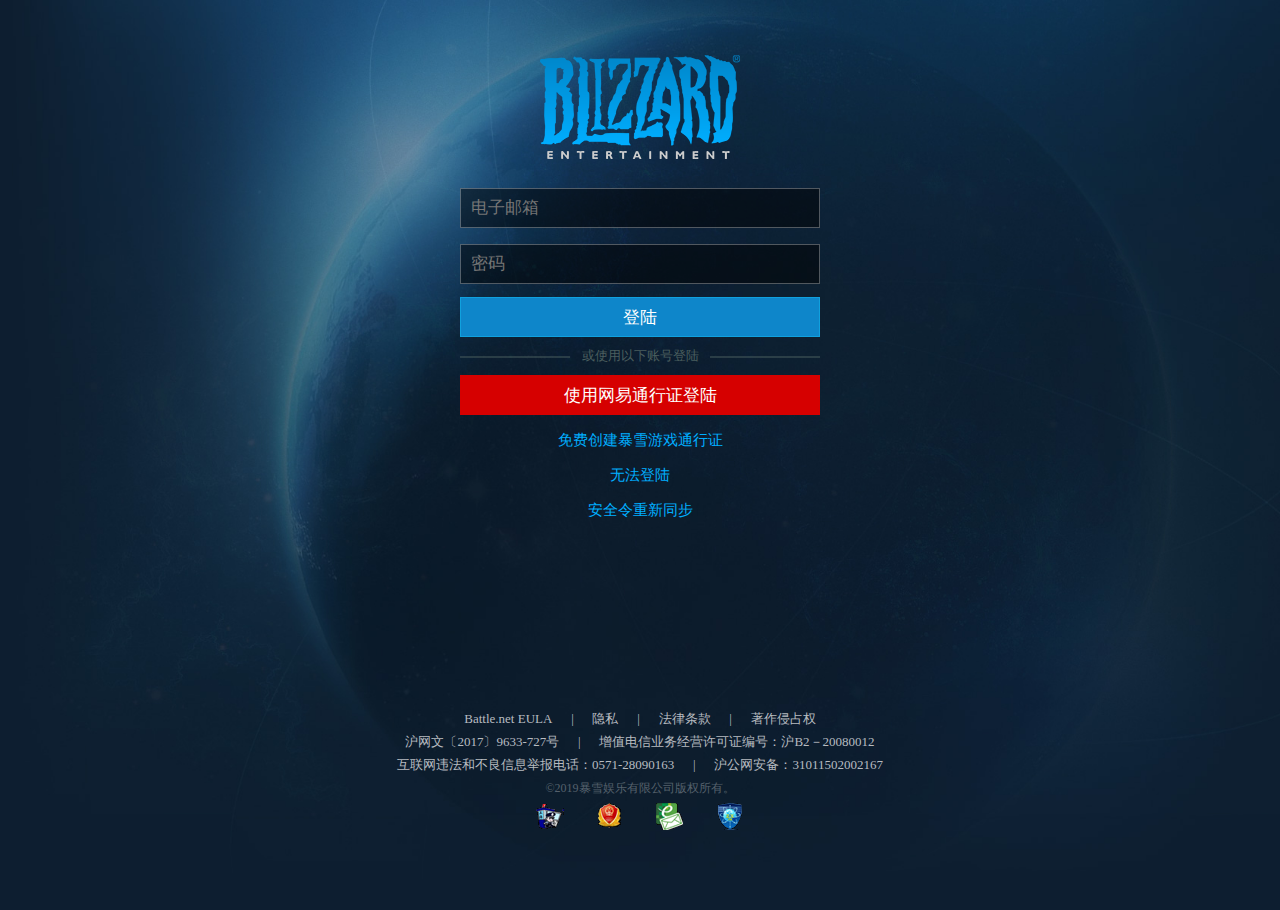
<file: public/login.html>
<!DOCTYPE html>
<html lang="en" dir="ltr">
  <head>
    <meta charset="utf-8">
    <title></title>
    <link rel="stylesheet" href="css/user.css">
    <link rel="icon" href="img/login/overwatch_icon.ico">
  </head>
  <body>
    <div class="login">
      <table></table>
      <div class="logo"></div>
      <div class="input">
        <div class="uname">
          <input id="email" type="text" name="email" value="" title="电子邮箱" class="input-login" placeholder="电子邮箱">
        </div>
        <div class="upwd">
          <input id="upwd" type="password" name="uname" value="" title="密码" class="input-login" placeholder="密码">
        </div>
        <div class="button">
          <button type="button" name="button" class="login-btn" onclick="login()">登陆</button>
        </div>
        <div class="party-line">
          <span>或使用以下账号登陆</span>
        </div>
        <div class="button">
          <button type="button" name="button" class="wy-btn">使用网易通行证登陆</button>
        </div>
        <ul>
          <li>
            <a href="register.html">免费创建暴雪游戏通行证</a>
          </li>
          <li>
            <a href="#">无法登陆</a>
          </li>
          <li>
            <a href="#">安全令重新同步</a>
          </li>
        </ul>
      </div>
    </div>
    <div class="footer">
      <div class="flist">
        <ul>
          <li><a href="#">Battle.net EULA</a></li>
          <li>|</li>
          <li><a href="#">隐私</a></li>
          <li>|</li>
          <li><a href="#">法律条款</a></li>
          <li>|</li>
          <li><a href="#">著作侵占权</a></li>
        </ul>
        <ul>
          <li><a href="#">沪网文〔2017〕9633-727号</a></li>
          <li>|</li>
          <li><a href="#">增值电信业务经营许可证编号：沪B2－20080012</a></li>
        </ul>
        <ul>
          <li><a href="#">互联网违法和不良信息举报电话：0571-28090163</a></li>
          <li>|</li>
          <li><a href="#">沪公网安备：31011502002167</a></li>
        </ul>
        <ul>
          <li>©2019暴雪娱乐有限公司版权所有。</li>
        </ul>
        <ul>
          <li>
            <a href="#"></a>
          </li>
          <li>
            <a href="#"></a>
          </li>
          <li>
            <a href="#"></a>
          </li>
          <li>
            <a href="#"></a>
          </li>
        </ul>
      </div>
    </div>
    <script type="text/javascript">
      function login() {
        var xhr=new XMLHttpRequest();
        xhr.onreadystatechange=function(){
          if (xhr.readyState==4&&xhr.status==200) {
            var result=xhr.responseText;
            alert(result);
          }
        }
        xhr.open("post","/user/login",true);
        xhr.setRequestHeader("Content-Type","application/x-www-form-urlencoded");
        var formdata="email="+email.value+"&upwd="+upwd.value;
        console.log(formdata);
        xhr.send(formdata);
      }
    </script>
  </body>
</html>
</file>
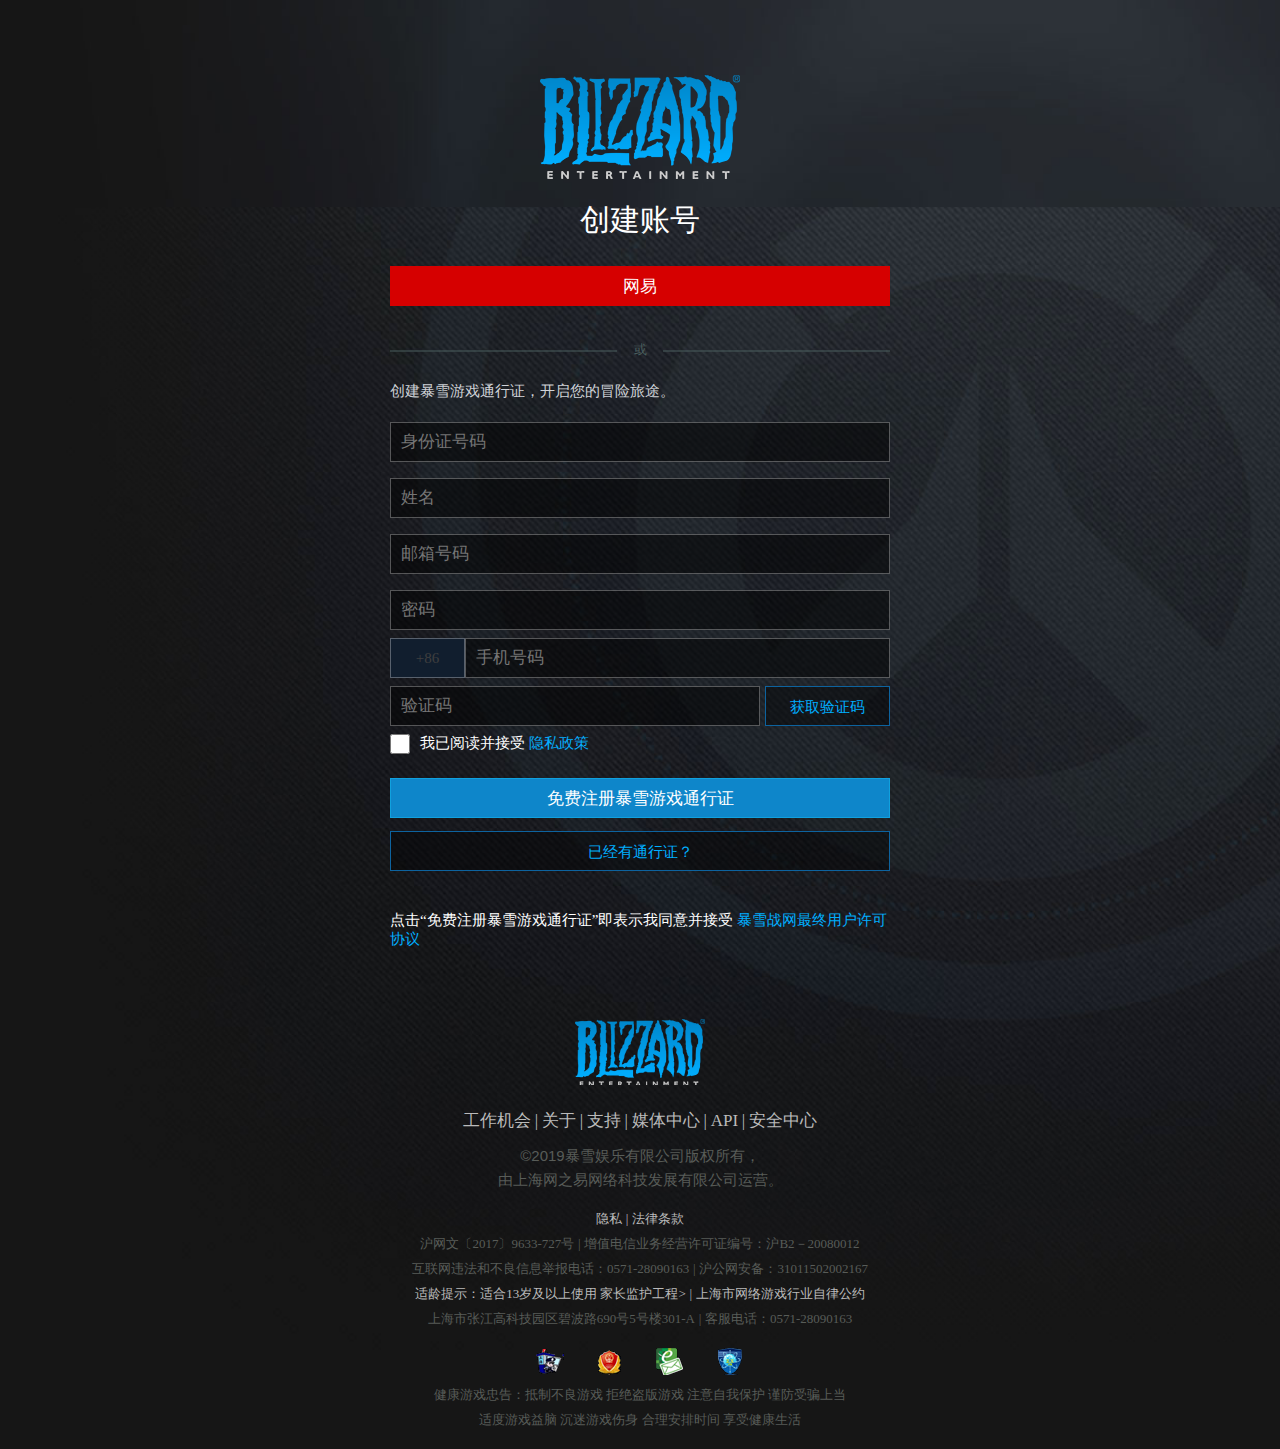
<file: public/register.html>
<!DOCTYPE html>
<html lang="en" dir="ltr">
  <head>
    <meta charset="utf-8">
    <title></title>
    <link rel="stylesheet" href="css/user.css">
      <link rel="icon" href="img/login/overwatch_icon.ico">
      <script>
          function offer(){
                  var xhr=new XMLHttpRequest();
                  xhr.open("get","/user/regedit?uid="+userId.value+"&uname="+uname.value+"&email="+email.value+"&phone="+phone.value+"&upwd="+upwd.value,true);
                  xhr.onreadystatechange=function(){
                      if (xhr.readyState==4&&xhr.status==200)
                      {
                          var result=xhr.responseText;
                          if (result==1)
                          {
                              alert("注册成功");
                          }
                      }
                  };
                  xhr.send();
              }

      </script>
      <style>
          body{
              background-color: #0d1e30;
              background-image: url(img/login/overwatch.BP.jpg) !important;
              background-repeat: no-repeat;
              background-size: cover;
              color: #fff;
              font-size: 15px;
          }
      </style>
  </head>
  <body>
    <div class="register">
      <table></table>
      <div class="logo"></div>
      <div class="register-content">
        <div class="content-header">
          <h1>创建账号</h1>
          <div class="button">
            <button type="button" name="button" class="wy-btn">网易</button>
          </div>
          <div class="party-line">
            <span>或</span>
          </div>
          <p>创建暴雪游戏通行证，开启您的冒险旅途。</p>
        </div>
        <div class="content-input">
          <div class="userId">
            <input type="text" id="userId" name="userId" title="身份证号码" class="input-register" placeholder="身份证号码">
          </div>
          <div class="name">
            <input type="text" id="uname" name="uname" title="姓名" class="input-register" placeholder="姓名">
          </div>
          <div class="email">
            <input type="text" id="email" name="email" title="邮箱号码" class="input-register" placeholder="邮箱号码">
          </div>
          <div class="upwd">
            <input type="password" id="upwd" name="upwd" title="密码" class="input-register" placeholder="密码">
          </div>
          <div class="phone">
              <div class="phone-left">
                  <div class="phone-left-1">
                      <span class="current">+86</span>
<!--                      <span class="arrow"></span>-->
                  </div>
              </div>
              <div class="phone-right">
                  <input type="text" id="phone" name="phone" title="手机号码" class="input-register" placeholder="手机号码">
              </div>

          </div>
          <div class="validate">
              <input type="text" title="验证码" class="input-register" placeholder="验证码">
          </div>
          <div class="validate-bt">
              <button type="button">获取验证码</button>
          </div>
        </div>
        <div class="conceal">
          <label>
              <input type="checkbox" class="checkbox">我已阅读并接受
              <a href="#">隐私政策</a>
          </label>
        </div>
        <div class="register-btn">
            <button class="login-btn" onclick="offer()">
                免费注册暴雪游戏通行证
            </button>
            <a href="#" class="">
                <span>已经有通行证？</span>
            </a>
        </div>
         <div class="content-footer">
             <p>
                 点击“免费注册暴雪游戏通行证”即表示我同意并接受
                 <a href="">暴雪战网最终用户许可协议</a>
             </p>
         </div>
      </div>
      <div class="register-footer">
          <div class="footer-logo">
              <a href=""></a>
          </div>
          <div class="NavBarFooter">
              <div class="footer-list-first">
                  <ul>
                      <li><a href="">工作机会</a></li>
                      <li>|</li>
                      <li><a href="">关于</a></li>
                      <li>|</li>
                      <li><a href="">支持</a></li>
                      <li>|</li>
                      <li><a href="">媒体中心</a></li>
                      <li>|</li>
                      <li><a href="">API</a></li>
                      <li>|</li>
                      <li><a href="">安全中心</a></li>
                  </ul>
              </div>
              <div class="footer-text-all">
                  <div class="footer-text">©2019暴雪娱乐有限公司版权所有，</div>
                  <div class="footer-text">由上海网之易网络科技发展有限公司运营。</div>
              </div>
              <div class="footer-list-second">
                  <ul>
                      <li><a href="">隐私</a></li>
                      <li>|</li>
                      <li><a href="">法律条款</a></li>
                  </ul>
              </div>
              <div class="footer-list-third">
                  <ul>
                      <li><a href="">沪网文〔2017〕9633-727号</a></li>
                      <li><a href="">|</a></li>
                      <li><a href="">增值电信业务经营许可证编号：沪B2－20080012</a></li>
                  </ul>
              </div>
              <div class="footer-list-third">
                  <ul>
                      <li><a href="">互联网违法和不良信息举报电话：0571-28090163</a></li>
                      <li><a href="">|</a></li>
                      <li><a href="">沪公网安备：31011502002167</a></li>
                  </ul>
              </div>
              <div class="footer-list-forth">
                  <ul>
                      <li><a href="">适龄提示：适合13岁及以上使用 家长监护工程></a></li>
                      <li><a href="">|</a></li>
                      <li><a href="">上海市网络游戏行业自律公约</a></li>
                  </ul>
              </div>
              <div class="footer-list-third">
                  <ul>
                      <li><a href="">上海市张江高科技园区碧波路690号5号楼301-A</a></li>
                      <li><a href="">|</a></li>
                      <li><a href="">客服电话：0571-28090163</a></li>
                  </ul>
              </div>
              <div class="footer-icon">
                  <ul>
                      <li><a href="#"></a></li>
                      <li><a href="#"></a></li>
                      <li><a href="#"></a></li>
                      <li><a href="#"></a></li>
                  </ul>
              </div>
              <div class="footer-list-third">
                  <ul>
                      <li><a href="">健康游戏忠告：抵制不良游戏 拒绝盗版游戏 注意自我保护 谨防受骗上当</a></li>
                  </ul>
              </div>
              <div class="footer-list-third">
                  <ul>
                      <li><a href="">适度游戏益脑 沉迷游戏伤身 合理安排时间 享受健康生活</a></li>
                  </ul>
              </div>
          </div>
      </div>
    </div>
  </body>
</html>
</file>
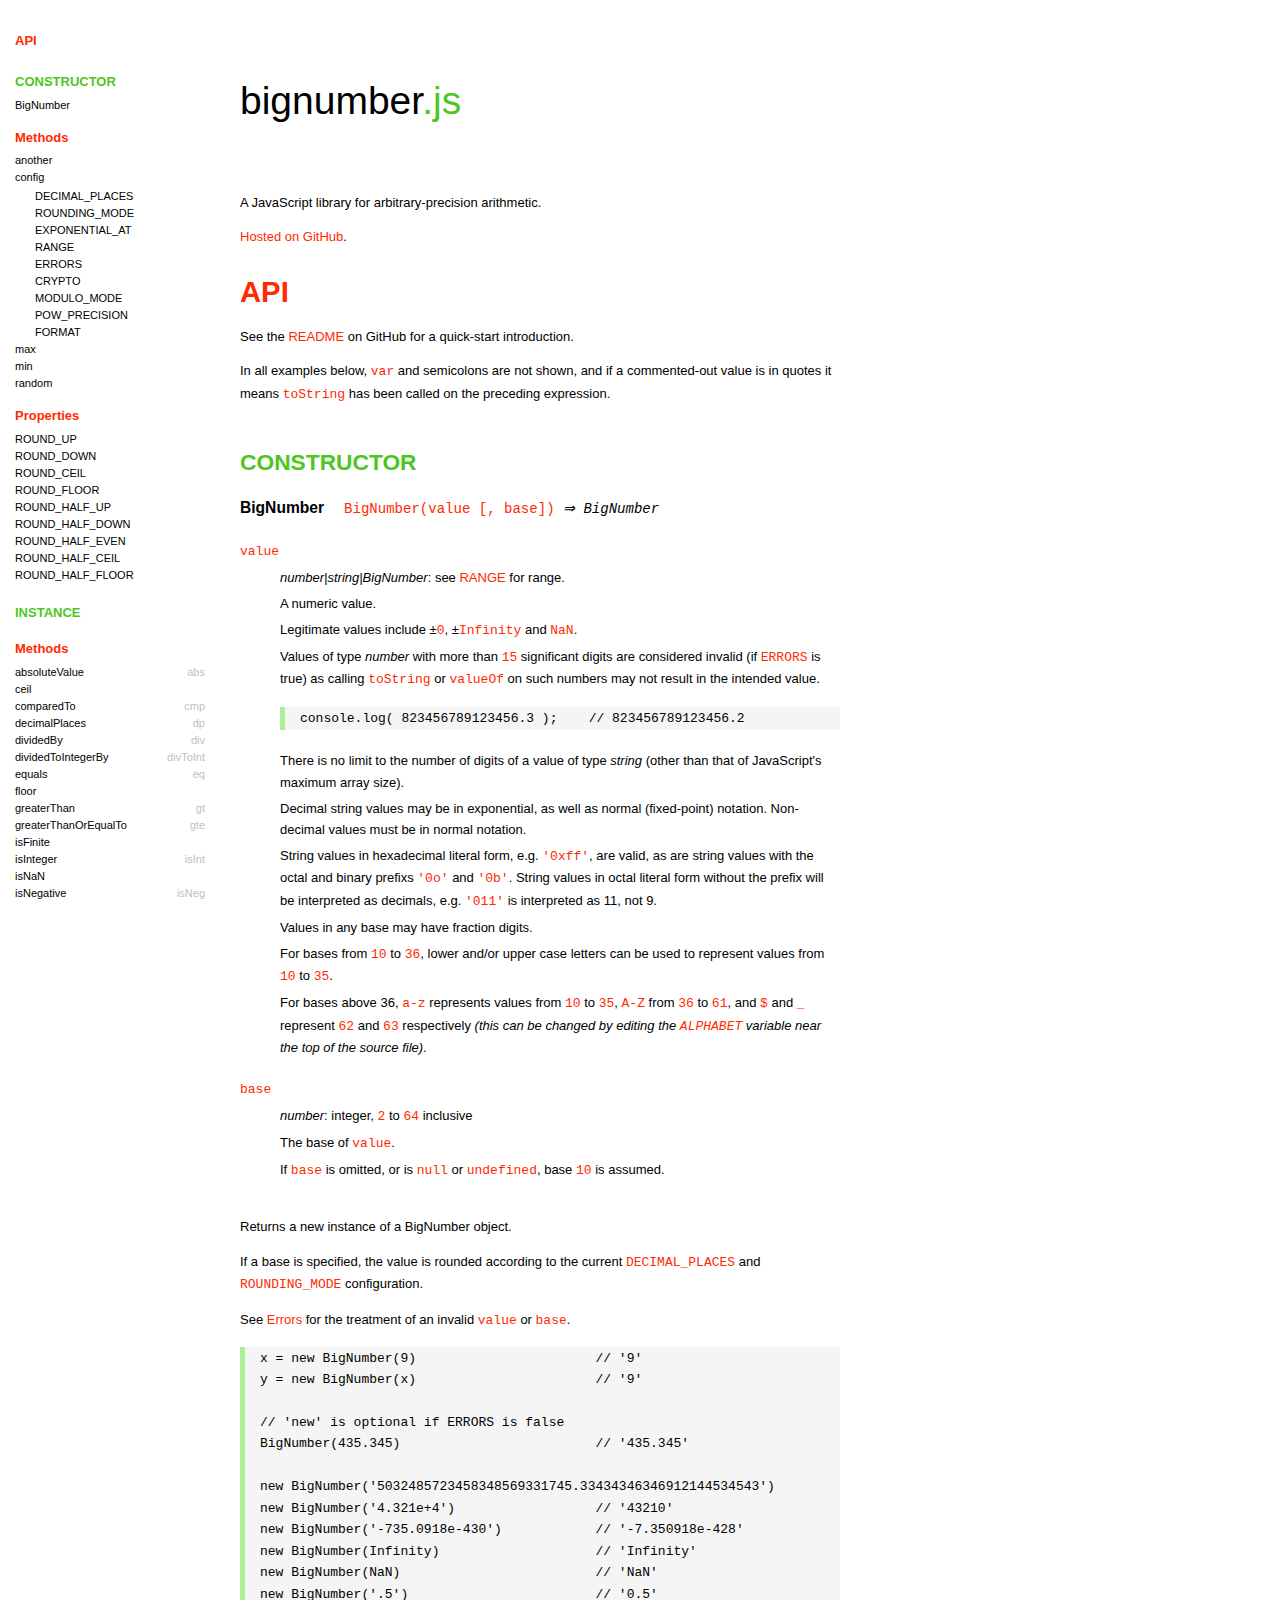
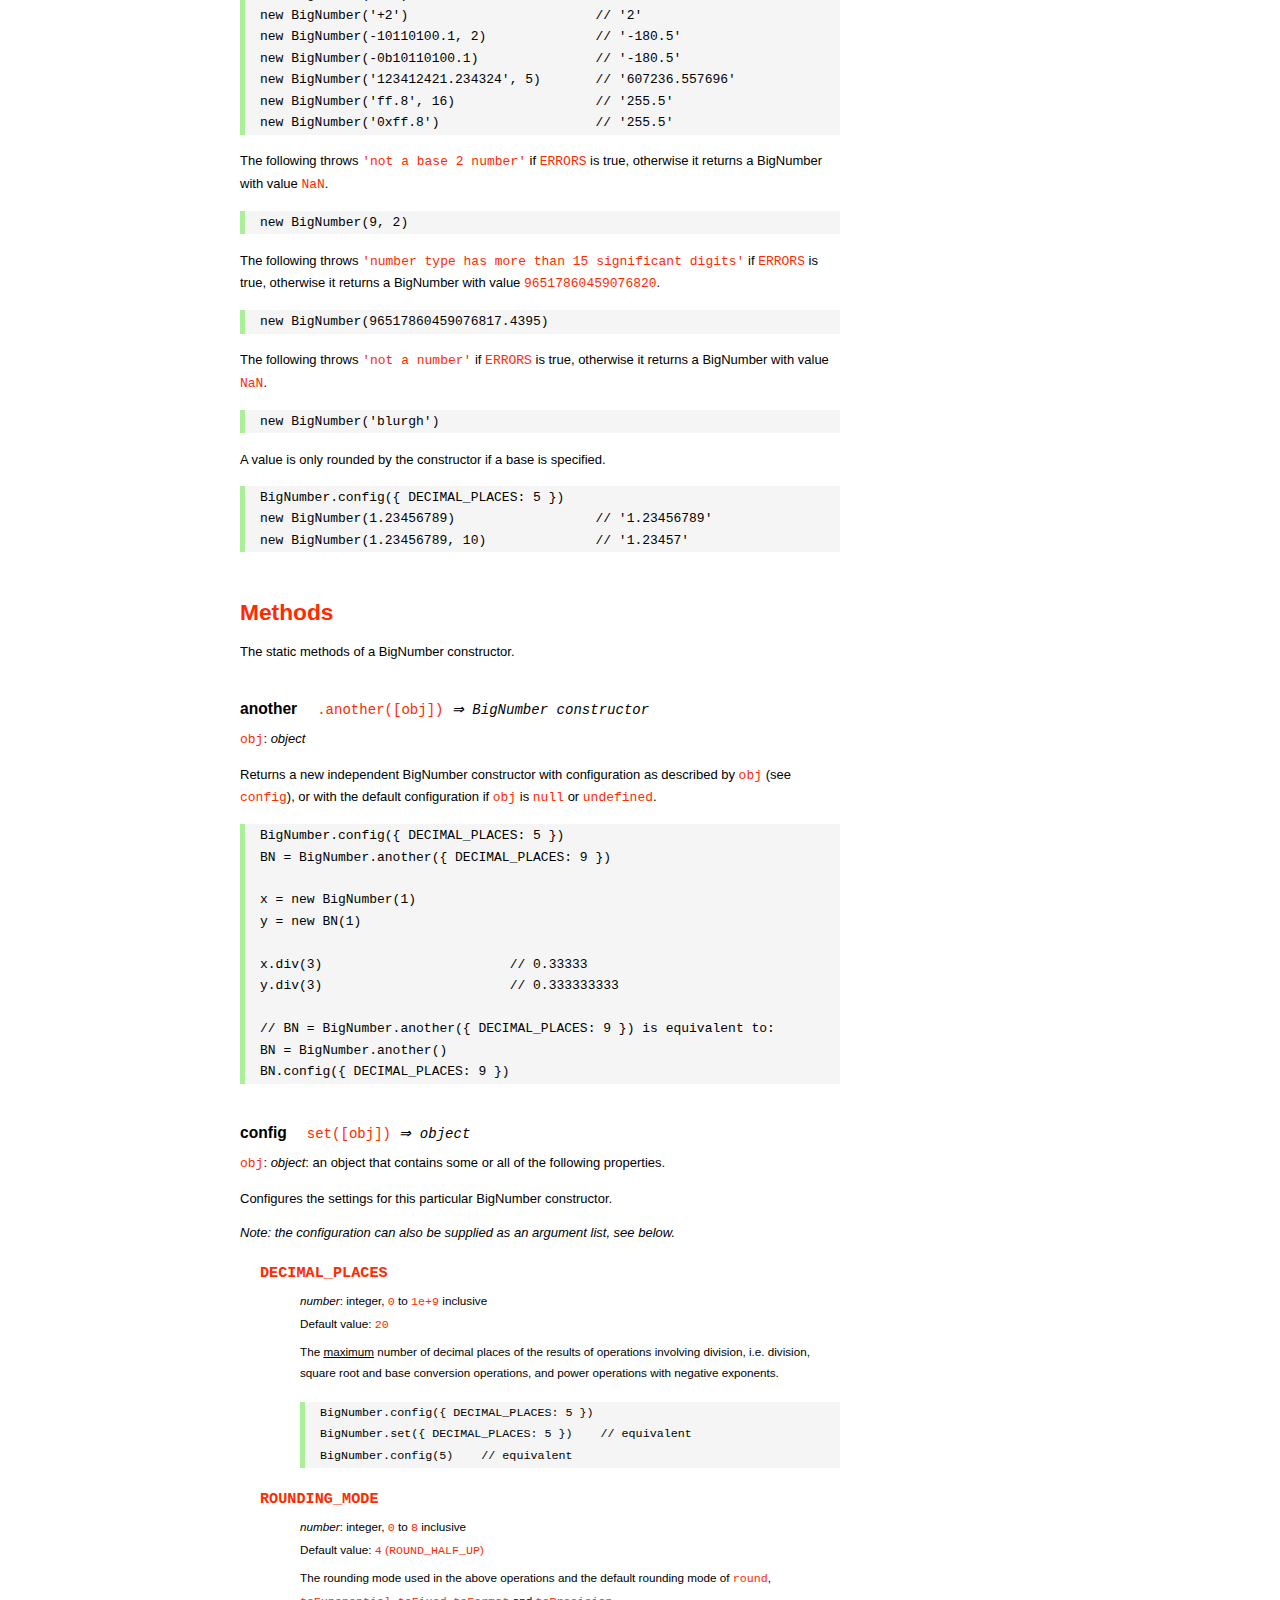
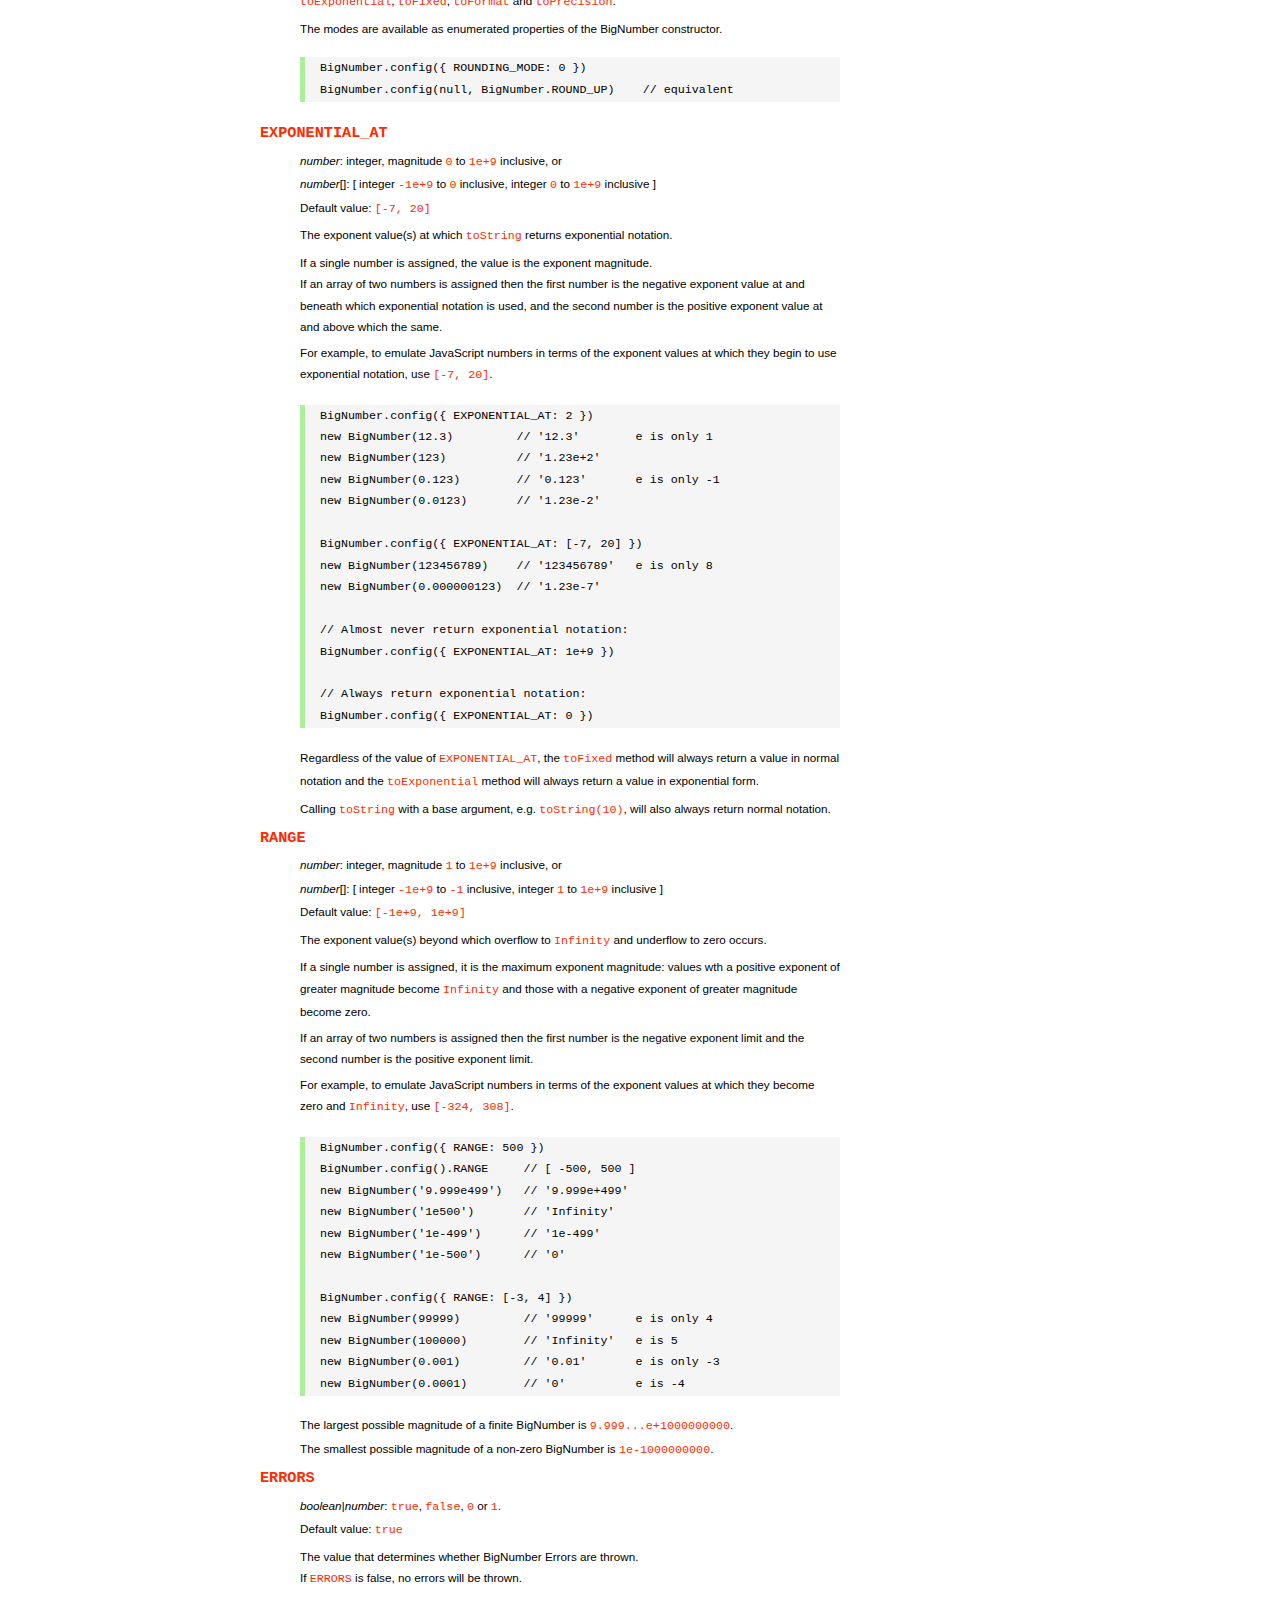
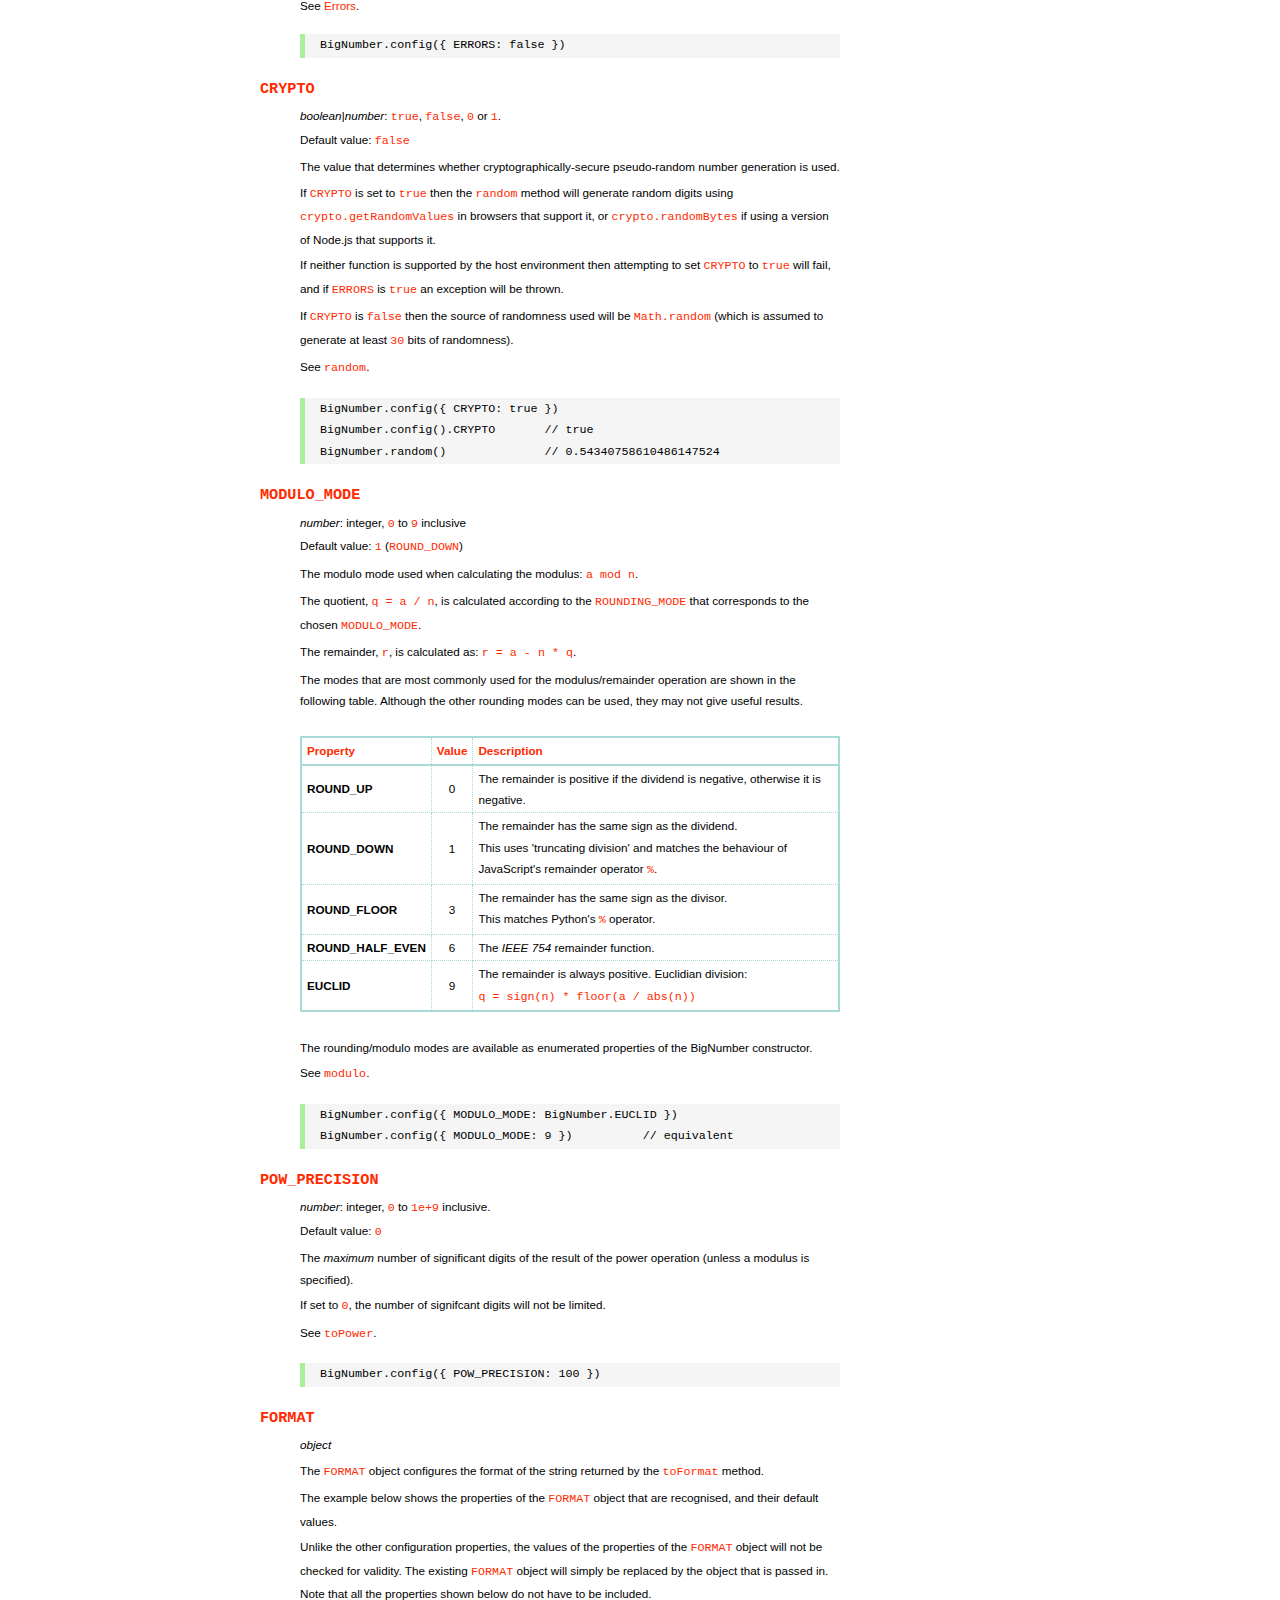
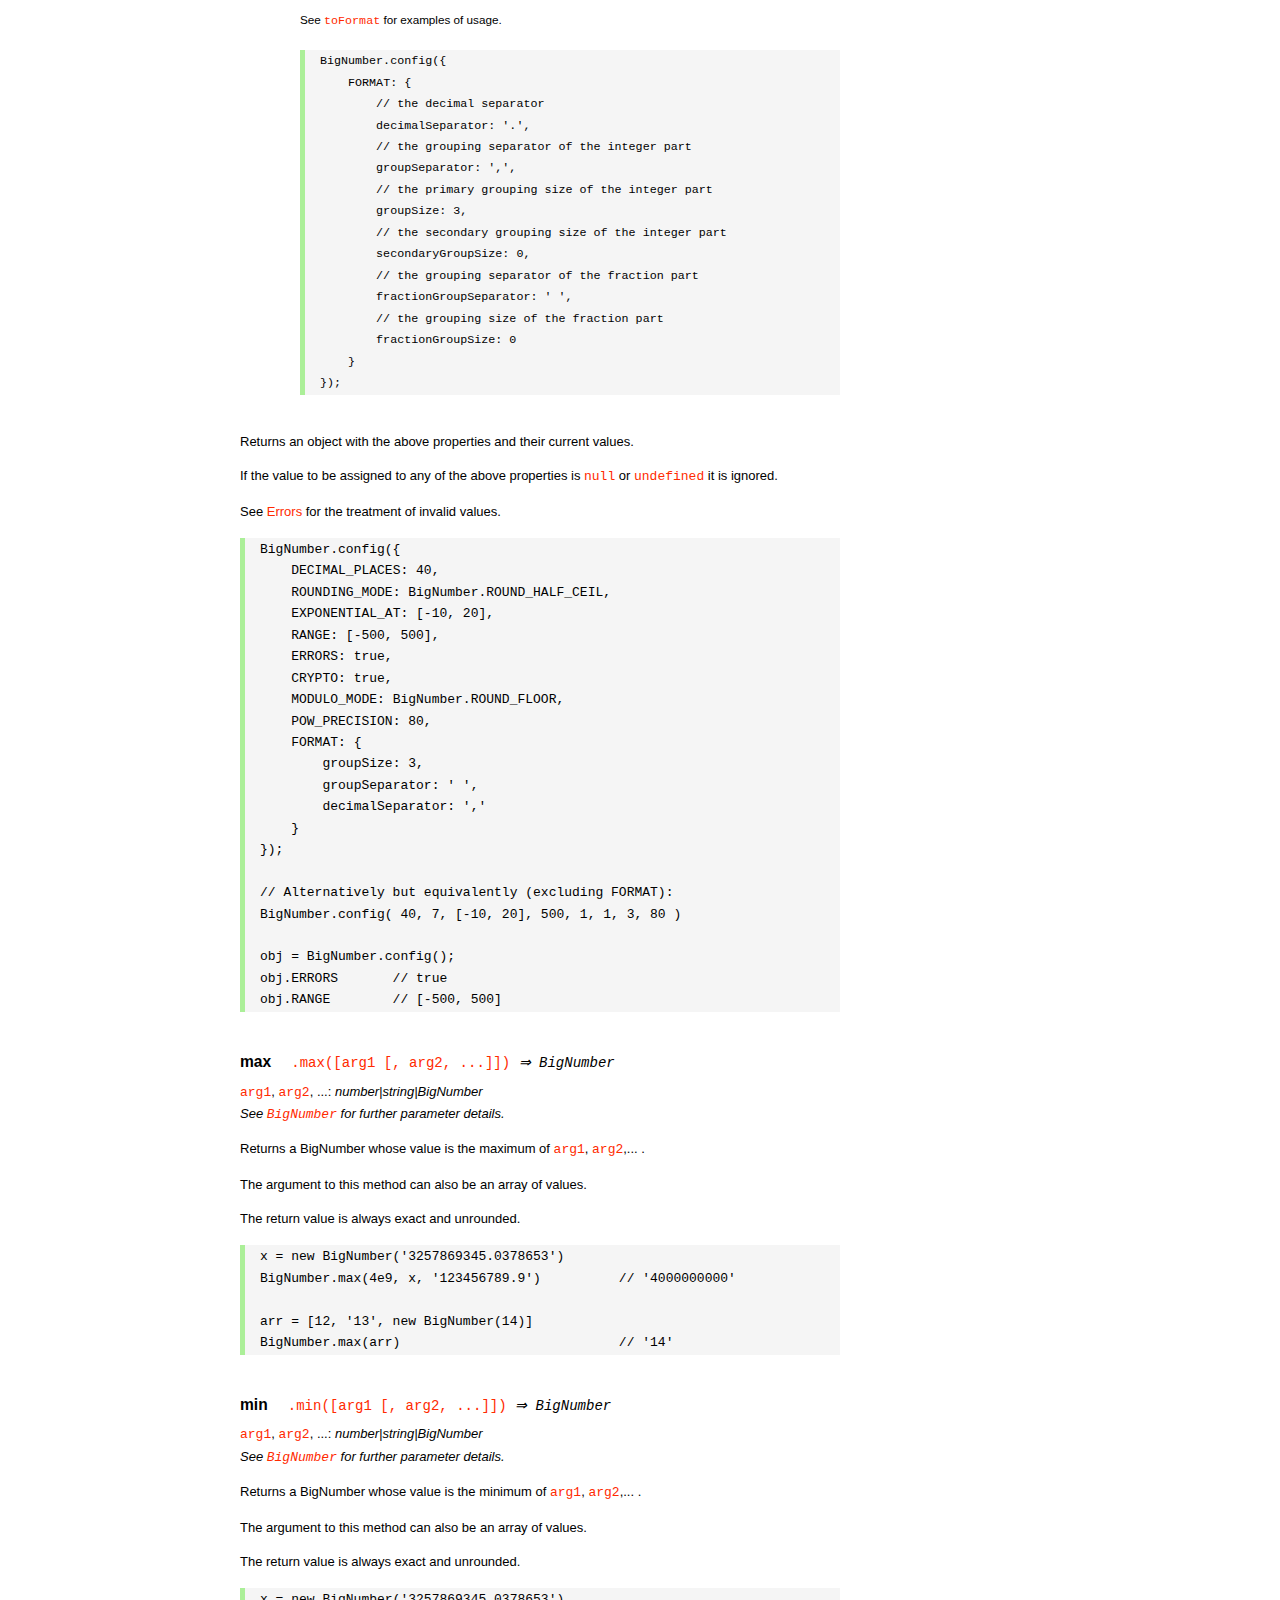
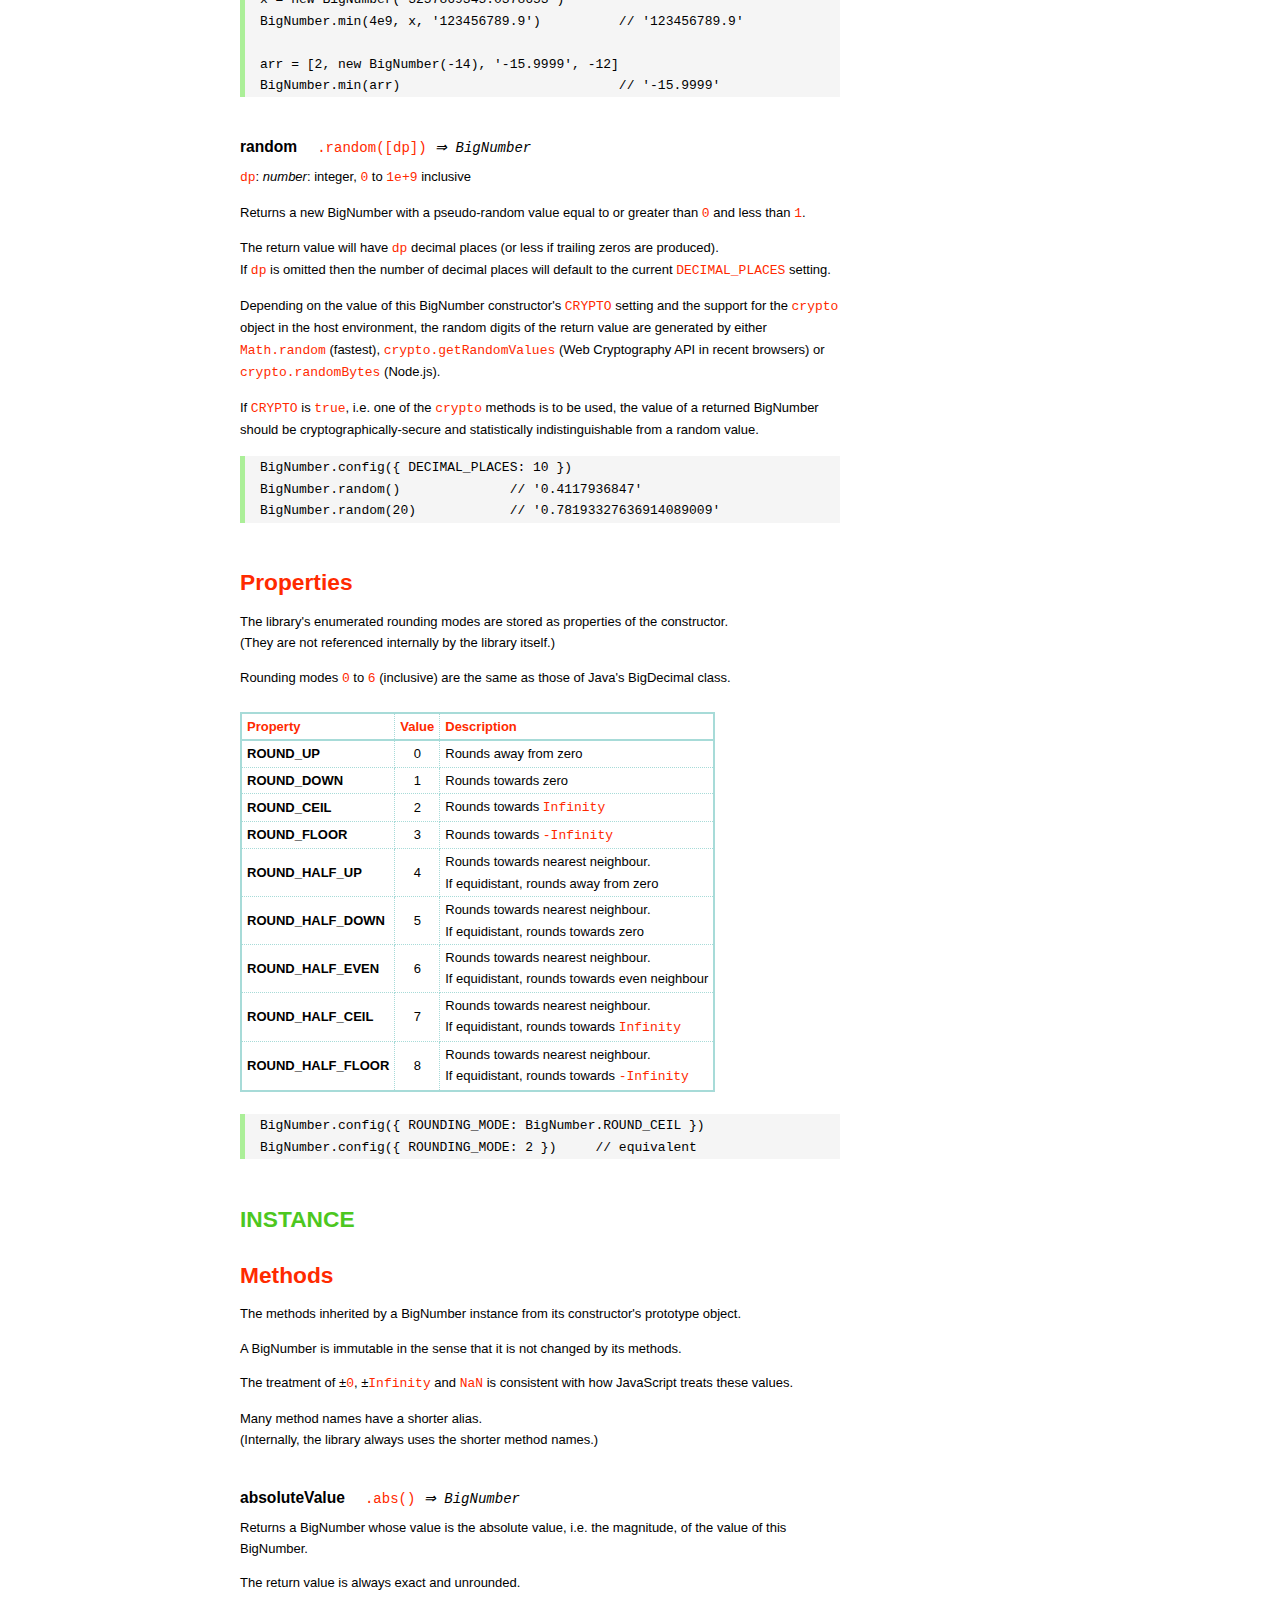
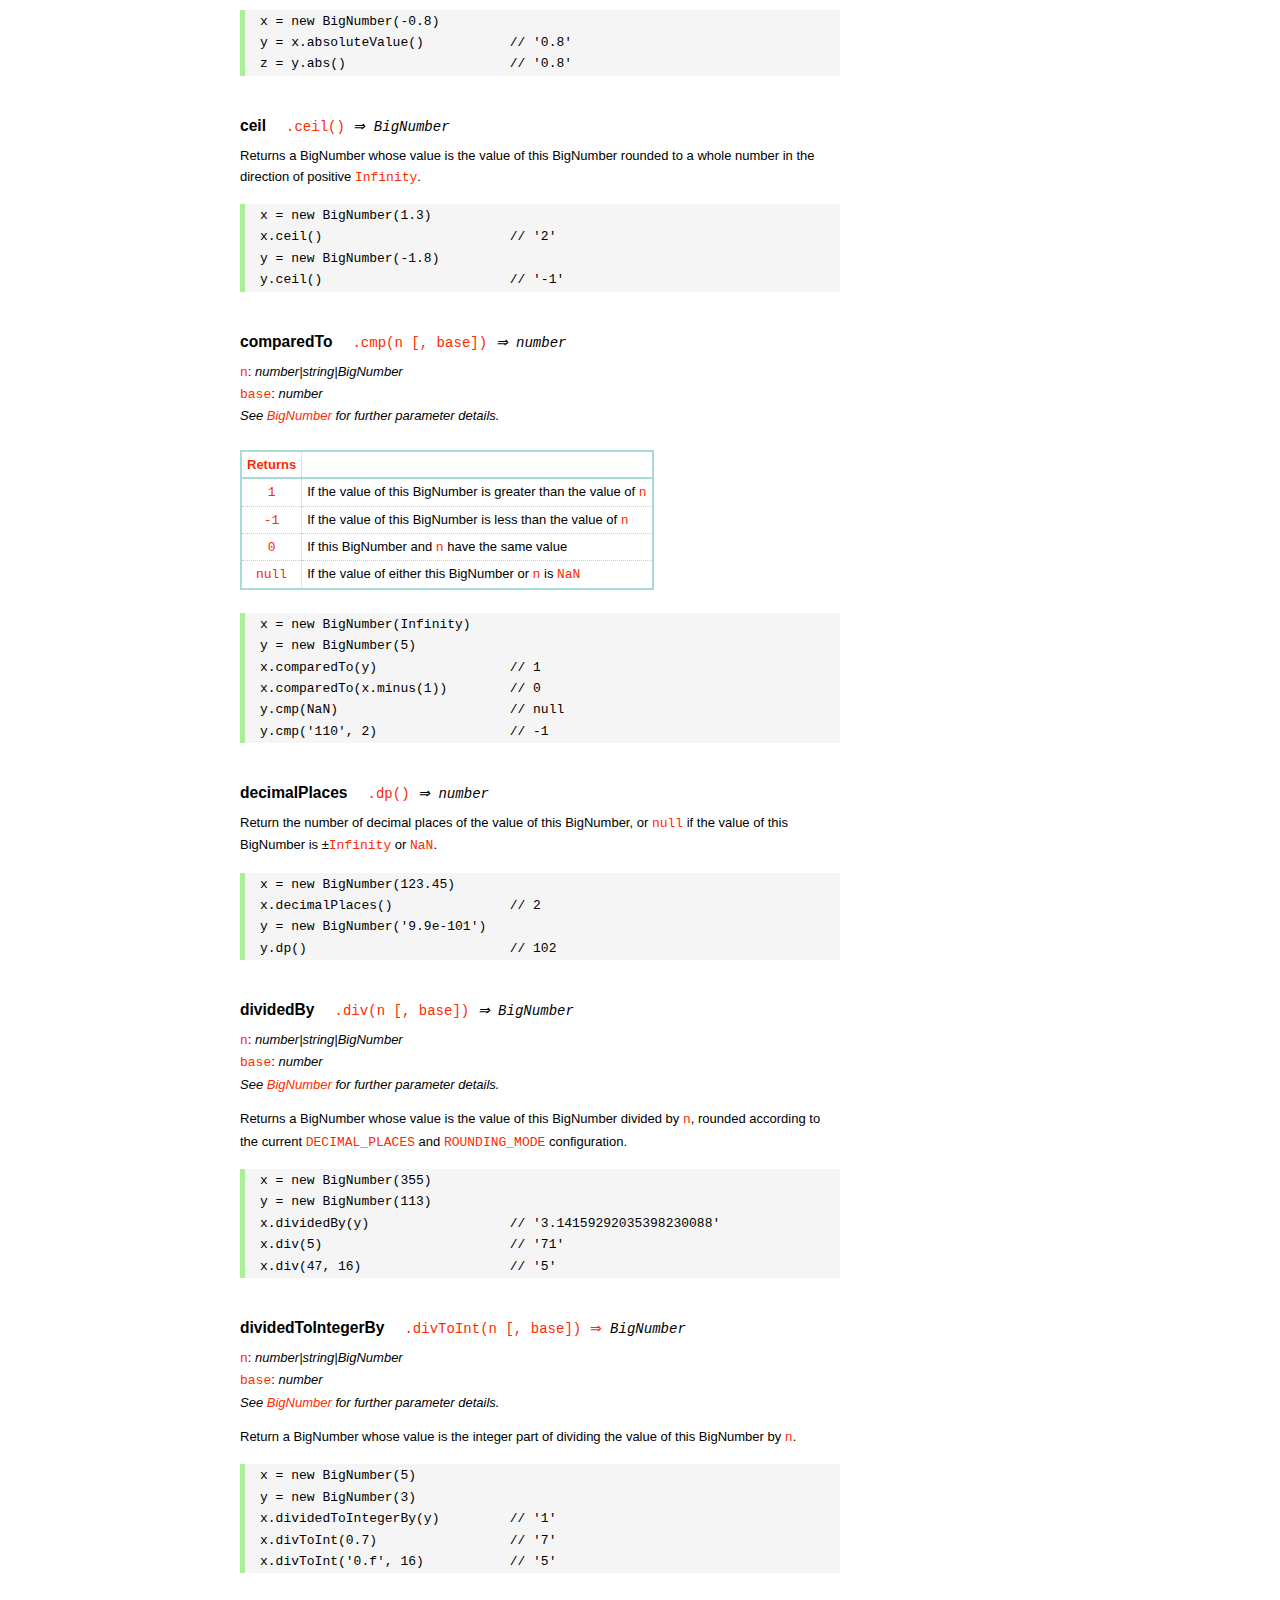
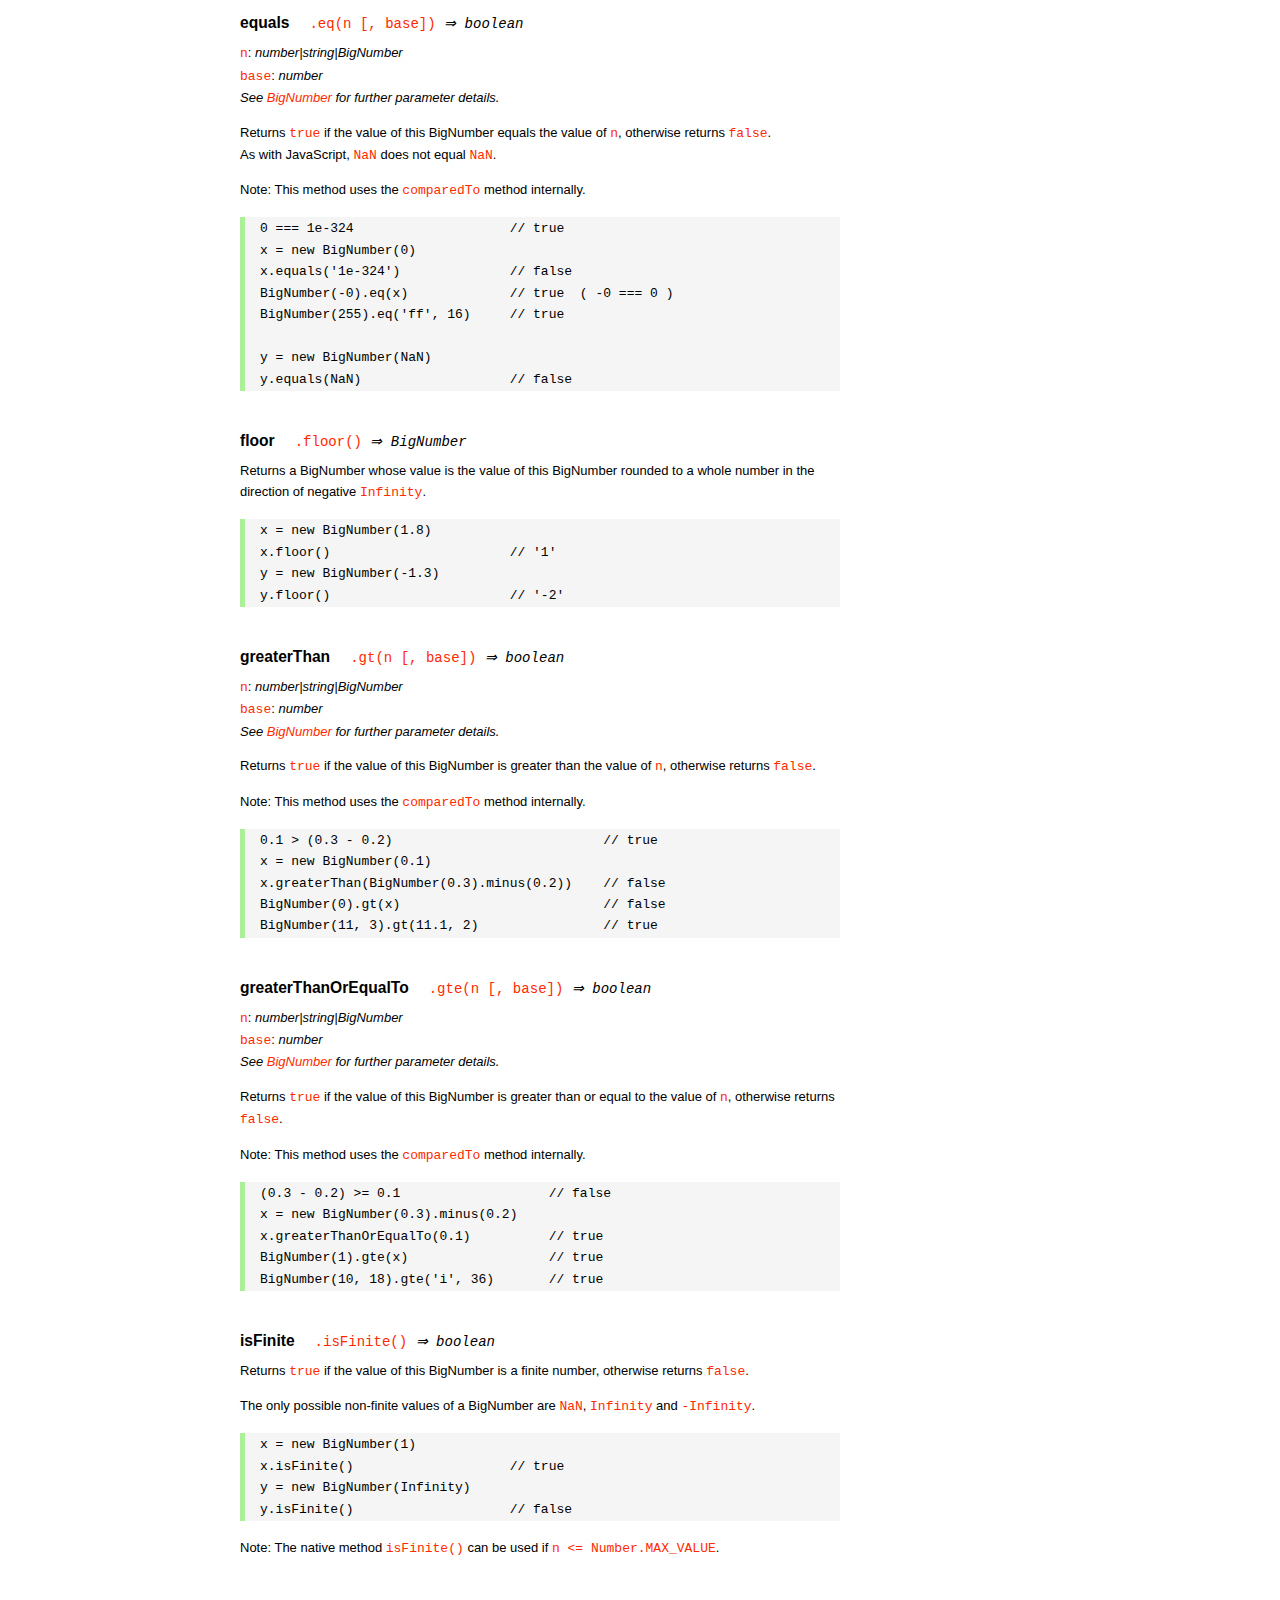
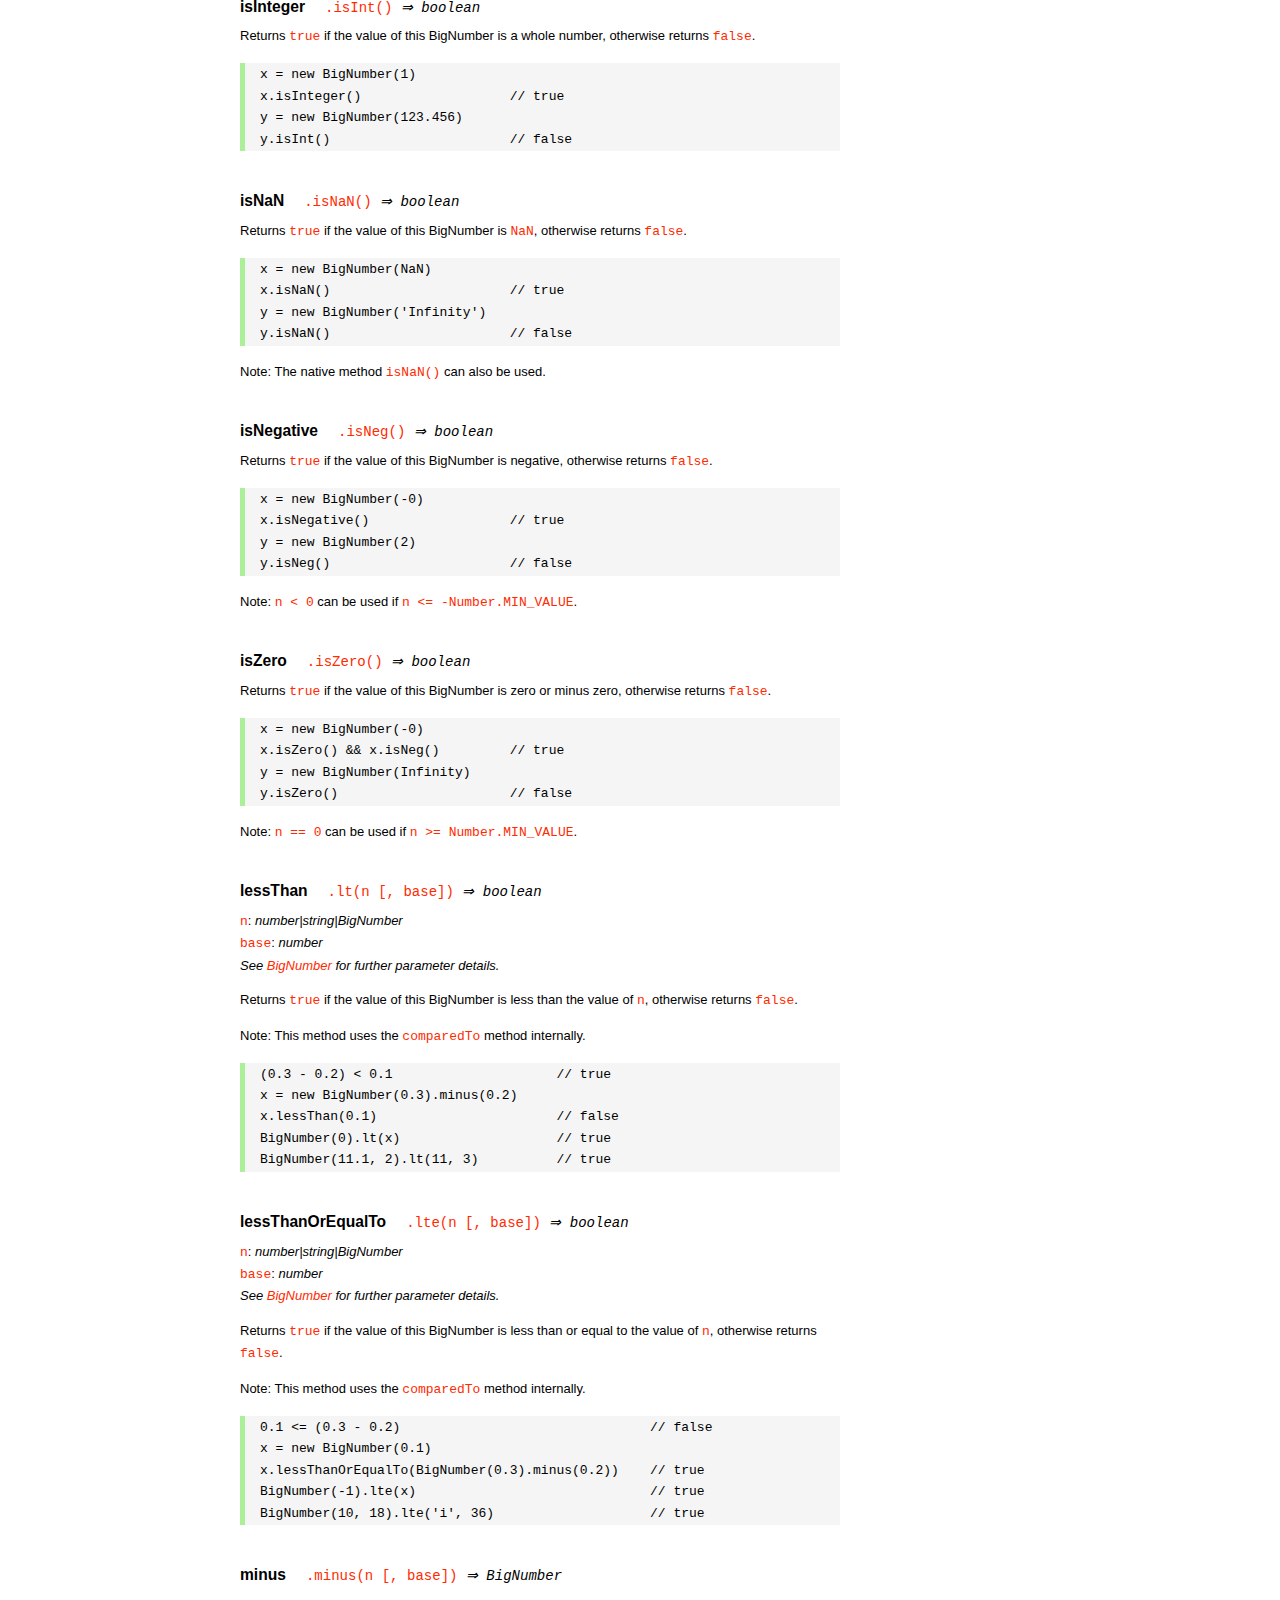
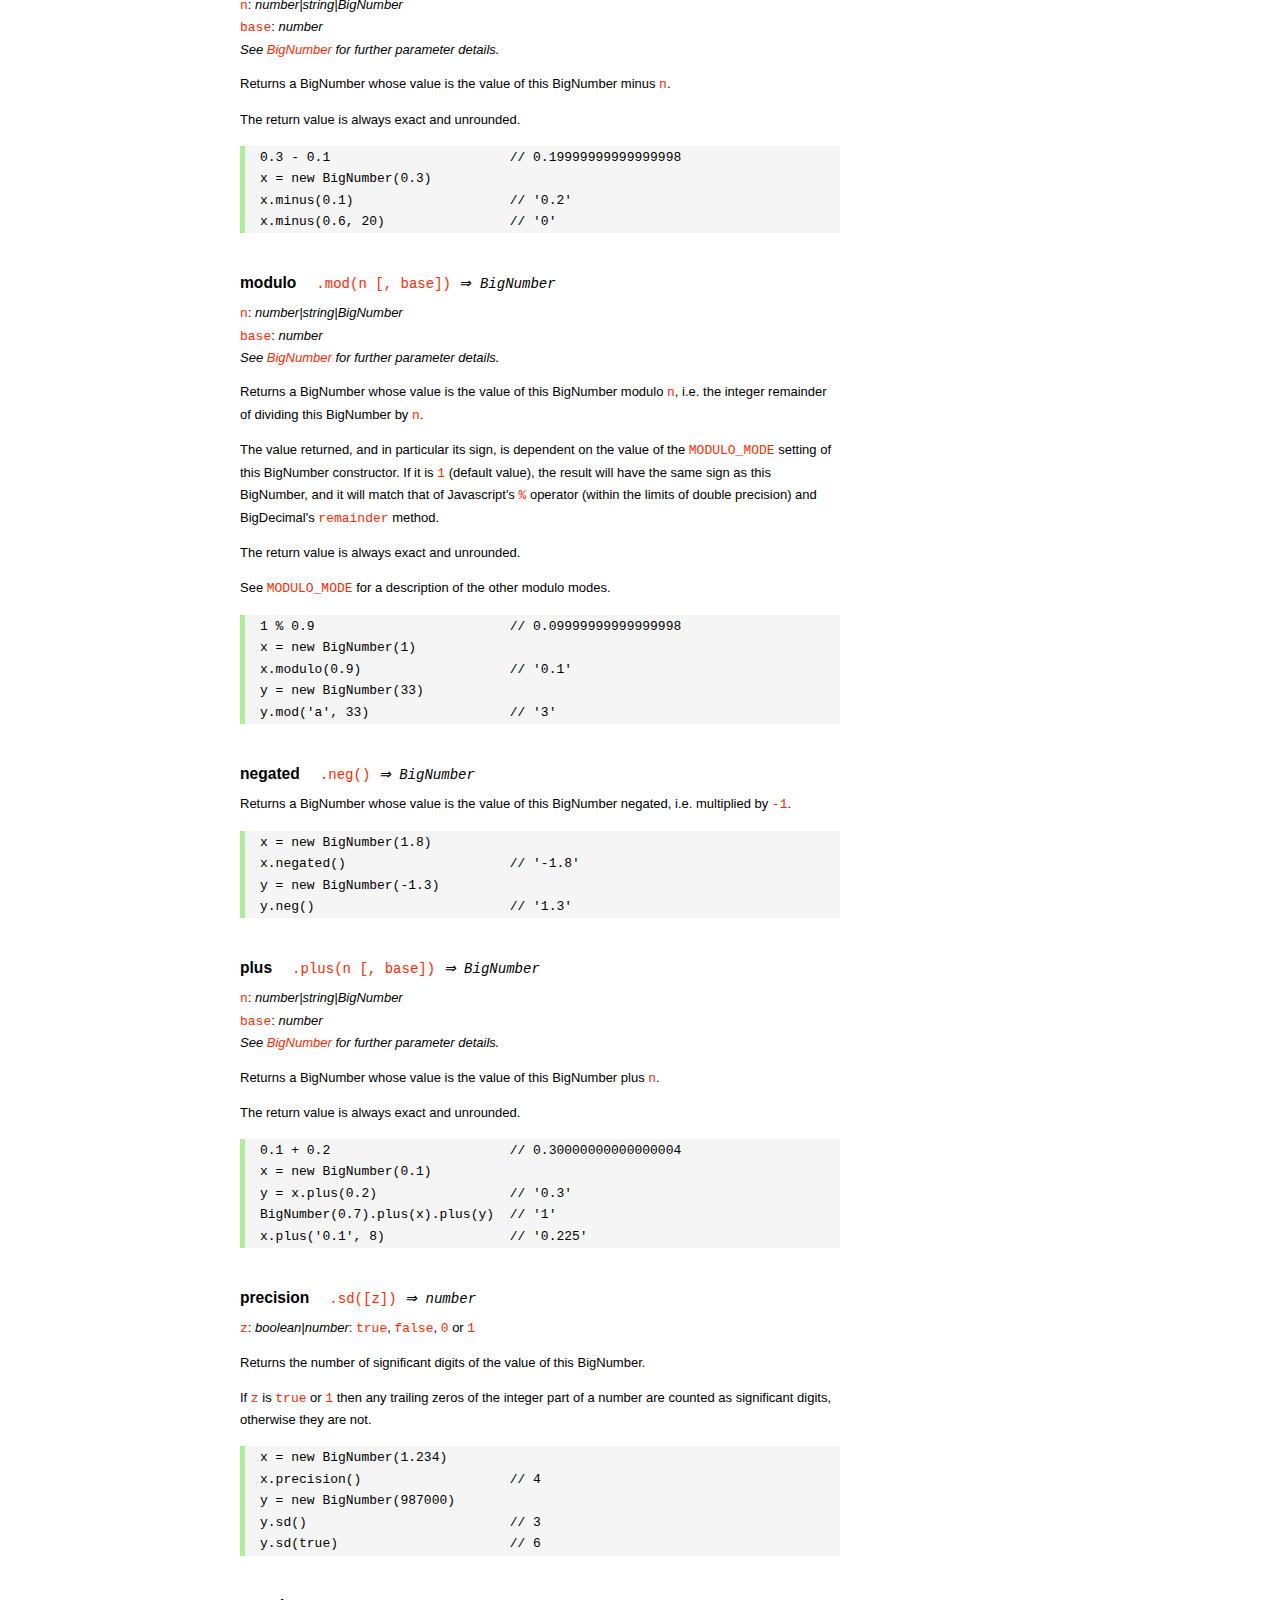
<file: node_modules/mysql/node_modules/bignumber.js/doc/API.html>
<!DOCTYPE HTML>
<html>
<head>
<meta charset="utf-8">
<meta http-equiv="X-UA-Compatible" content="IE=edge">
<meta name="Author" content="M Mclaughlin">
<title>bignumber.js API</title>
<style>
html{font-size:100%}
body{background:#fff;font-family:"Helvetica Neue",Helvetica,Arial,sans-serif;font-size:13px;
  line-height:1.65em;min-height:100%;margin:0}
body,i{color:#000}
.nav{background:#fff;position:fixed;top:0;bottom:0;left:0;width:200px;overflow-y:auto;
  padding:15px 0 30px 15px}
div.container{width:600px;margin:50px 0 50px 240px}
p{margin:0 0 1em;width:600px}
pre,ul{margin:1em 0}
h1,h2,h3,h4,h5{margin:0;padding:1.5em 0 0}
h1,h2{padding:.75em 0}
h1{font:400 3em Verdana,sans-serif;color:#000;margin-bottom:1em}
h2{font-size:2.25em;color:#ff2a00}
h3{font-size:1.75em;color:#4dc71f}
h4{font-size:1.75em;color:#ff2a00;padding-bottom:.75em}
h5{font-size:1.2em;margin-bottom:.4em}
h6{font-size:1.1em;margin-bottom:0.8em;padding:0.5em 0}
dd{padding-top:.35em}
dt{padding-top:.5em}
b{font-weight:700}
dt b{font-size:1.3em}
a,a:visited{color:#ff2a00;text-decoration:none}
a:active,a:hover{outline:0;text-decoration:underline}
.nav a,.nav b,.nav a:visited{display:block;color:#ff2a00;font-weight:700; margin-top:15px}
.nav b{color:#4dc71f;margin-top:20px;cursor:default;width:auto}
ul{list-style-type:none;padding:0 0 0 20px}
.nav ul{line-height:14px;padding-left:0;margin:5px 0 0}
.nav ul a,.nav ul a:visited,span{display:inline;color:#000;font-family:Verdana,Geneva,sans-serif;
  font-size:11px;font-weight:400;margin:0}
.inset,ul.inset{margin-left:20px}
.inset{font-size:.9em}
.nav li{width:auto;margin:0 0 3px}
.alias{font-style:italic;margin-left:20px}
table{border-collapse:collapse;border-spacing:0;border:2px solid #a7dbd8;margin:1.75em 0;padding:0}
td,th{text-align:left;margin:0;padding:2px 5px;border:1px dotted #a7dbd8}
th{border-top:2px solid #a7dbd8;border-bottom:2px solid #a7dbd8;color:#ff2a00}
code,pre{font-family:Consolas, monaco, monospace;font-weight:400}
pre{background:#f5f5f5;white-space:pre-wrap;word-wrap:break-word;border-left:5px solid #abef98;
  padding:1px 0 1px 15px;margin:1.2em 0}
code,.nav-title{color:#ff2a00}
.end{margin-bottom:25px}
.centre{text-align:center}
.error-table{font-size:13px;width:100%}
#faq{margin:3em 0 0}
li span{float:right;margin-right:10px;color:#c0c0c0}
#js{font:inherit;color:#4dc71f}
</style>
</head>
<body>

  <div class="nav">

    <a class='nav-title' href="#">API</a>

    <b> CONSTRUCTOR </b>
    <ul>
      <li><a href="#bignumber">BigNumber</a></li>
    </ul>

    <a href="#methods">Methods</a>
    <ul>
      <li><a href="#another">another</a></li>
      <li><a href="#config" >config</a></li>
      <li>
        <ul class="inset">
          <li><a href="#decimal-places">DECIMAL_PLACES</a></li>
          <li><a href="#rounding-mode" >ROUNDING_MODE</a></li>
          <li><a href="#exponential-at">EXPONENTIAL_AT</a></li>
          <li><a href="#range"         >RANGE</a></li>
          <li><a href="#errors"        >ERRORS</a></li>
          <li><a href="#crypto"        >CRYPTO</a></li>
          <li><a href="#modulo-mode"   >MODULO_MODE</a></li>
          <li><a href="#pow-precision" >POW_PRECISION</a></li>
          <li><a href="#format"        >FORMAT</a></li>
        </ul>
      </li>
      <li><a href="#max"   >max</a></li>
      <li><a href="#min"   >min</a></li>
      <li><a href="#random">random</a></li>
    </ul>

    <a href="#constructor-properties">Properties</a>
    <ul>
      <li><a href="#round-up"        >ROUND_UP</a></li>
      <li><a href="#round-down"      >ROUND_DOWN</a></li>
      <li><a href="#round-ceil"      >ROUND_CEIL</a></li>
      <li><a href="#round-floor"     >ROUND_FLOOR</a></li>
      <li><a href="#round-half-up"   >ROUND_HALF_UP</a></li>
      <li><a href="#round-half-down" >ROUND_HALF_DOWN</a></li>
      <li><a href="#round-half-even" >ROUND_HALF_EVEN</a></li>
      <li><a href="#round-half-ceil" >ROUND_HALF_CEIL</a></li>
      <li><a href="#round-half-floor">ROUND_HALF_FLOOR</a></li>
    </ul>

    <b> INSTANCE </b>

    <a href="#prototype-methods">Methods</a>
    <ul>
      <li><a href="#abs"    >absoluteValue       </a><span>abs</span>     </li>
      <li><a href="#ceil"   >ceil                </a>                     </li>
      <li><a href="#cmp"    >comparedTo          </a><span>cmp</span>     </li>
      <li><a href="#dp"     >decimalPlaces       </a><span>dp</span>      </li>
      <li><a href="#div"    >dividedBy           </a><span>div</span>     </li>
      <li><a href="#divInt" >dividedToIntegerBy  </a><span>divToInt</span></li>
      <li><a href="#eq"     >equals              </a><span>eq</span>      </li>
      <li><a href="#floor"  >floor               </a>                     </li>
      <li><a href="#gt"     >greaterThan         </a><span>gt</span>      </li>
      <li><a href="#gte"    >greaterThanOrEqualTo</a><span>gte</span>     </li>
      <li><a href="#isF"    >isFinite            </a>                     </li>
      <li><a href="#isInt"  >isInteger           </a><span>isInt</span>   </li>
      <li><a href="#isNaN"  >isNaN               </a>                     </li>
      <li><a href="#isNeg"  >isNegative          </a><span>isNeg</span>   </li>
      <li><a href="#isZ"    >isZero              </a>                     </li>
      <li><a href="#lt"     >lessThan            </a><span>lt</span>      </li>
      <li><a href="#lte"    >lessThanOrEqualTo   </a><span>lte</span>     </li>
      <li><a href="#minus"  >minus               </a><span>sub</span>     </li>
      <li><a href="#mod"    >modulo              </a><span>mod</span>     </li>
      <li><a href="#neg"    >negated             </a><span>neg</span>     </li>
      <li><a href="#plus"   >plus                </a><span>add</span>     </li>
      <li><a href="#sd"     >precision           </a><span>sd</span>      </li>
      <li><a href="#round"  >round               </a>                     </li>
      <li><a href="#shift"  >shift               </a>                     </li>
      <li><a href="#sqrt"   >squareRoot          </a><span>sqrt</span>    </li>
      <li><a href="#times"  >times               </a><span>mul</span>     </li>
      <li><a href="#toD"    >toDigits            </a>                     </li>
      <li><a href="#toE"    >toExponential       </a>                     </li>
      <li><a href="#toFix"  >toFixed             </a>                     </li>
      <li><a href="#toFor"  >toFormat            </a>                     </li>
      <li><a href="#toFr"   >toFraction          </a>                     </li>
      <li><a href="#toJSON" >toJSON              </a>                     </li>
      <li><a href="#toN"    >toNumber            </a>                     </li>
      <li><a href="#pow"    >toPower             </a><span>pow</span>     </li>
      <li><a href="#toP"    >toPrecision         </a>                     </li>
      <li><a href="#toS"    >toString            </a>                     </li>
      <li><a href="#trunc"  >truncated           </a><span>trunc</span>   </li>
      <li><a href="#valueOf">valueOf             </a>                     </li>
    </ul>

    <a href="#instance-properties">Properties</a>
    <ul>
      <li><a href="#coefficient">c: coefficient</a></li>
      <li><a href="#exponent"   >e: exponent</a></li>
      <li><a href="#sign"       >s: sign</a></li>
      <li><a href="#isbig"      >isBigNumber</a></li>
    </ul>

    <a href="#zero-nan-infinity">Zero, NaN &amp; Infinity</a>
    <a href="#Errors">Errors</a>
    <a class='end' href="#faq">FAQ</a>

  </div>

  <div class="container">

    <h1>bignumber<span id='js'>.js</span></h1>

    <p>A JavaScript library for arbitrary-precision arithmetic.</p>
    <p><a href="https://github.com/MikeMcl/bignumber.js">Hosted on GitHub</a>. </p>

    <h2>API</h2>

    <p>
      See the <a href='https://github.com/MikeMcl/bignumber.js'>README</a> on GitHub for a
      quick-start introduction.
    </p>
    <p>
      In all examples below, <code>var</code> and semicolons are not shown, and if a commented-out
      value is in quotes it means <code>toString</code> has been called on the preceding expression.
    </p>


    <h3>CONSTRUCTOR</h3>

    <h5 id="bignumber">
      BigNumber<code class='inset'>BigNumber(value [, base]) <i>&rArr; BigNumber</i></code>
    </h5>
    <dl>
      <dt><code>value</code></dt>
      <dd>
        <i>number|string|BigNumber</i>: see <a href='#range'>RANGE</a> for
        range.
      </dd>
      <dd>
        A numeric value.
      </dd>
      <dd>
        Legitimate values include &plusmn;<code>0</code>, &plusmn;<code>Infinity</code> and
        <code>NaN</code>.
      </dd>
      <dd>
        Values of type <em>number</em> with more than <code>15</code> significant digits are
        considered invalid (if <a href='#errors'><code>ERRORS</code></a> is true) as calling
        <code><a href='#toS'>toString</a></code> or <code><a href='#valueOf'>valueOf</a></code> on
        such numbers may not result in the intended value.
        <pre>console.log( 823456789123456.3 );    // 823456789123456.2</pre>
      </dd>
      <dd>
        There is no limit to the number of digits of a value of type <em>string</em> (other than
        that of JavaScript's maximum array size).
      </dd>
      <dd>
        Decimal string values may be in exponential, as well as normal (fixed-point) notation.
        Non-decimal values must be in normal notation.
      </dd>
      <dd>
        String values in hexadecimal literal form, e.g. <code>'0xff'</code>, are valid, as are
        string values with the octal and binary prefixs <code>'0o'</code> and <code>'0b'</code>.
        String values in octal literal form without the prefix will be interpreted as
        decimals, e.g. <code>'011'</code> is interpreted as 11, not 9.
      </dd>
      <dd>Values in any base may have fraction digits.</dd>
      <dd>
        For bases from <code>10</code> to <code>36</code>, lower and/or upper case letters can be
        used to represent values from <code>10</code> to <code>35</code>.
      </dd>
      <dd>
        For bases above 36, <code>a-z</code> represents values from <code>10</code> to
        <code>35</code>, <code>A-Z</code> from <code>36</code> to <code>61</code>, and
        <code>$</code> and <code>_</code> represent <code>62</code> and <code>63</code> respectively
        <i>(this can be changed by editing the <code>ALPHABET</code> variable near the top of the
        source file)</i>.
      </dd>
    </dl>
    <dl>
      <dt><code>base</code></dt>
      <dd>
        <i>number</i>: integer, <code>2</code> to <code>64</code> inclusive
      </dd>
      <dd>The base of <code>value</code>.</dd>
      <dd>
        If <code>base</code> is omitted, or is <code>null</code> or <code>undefined</code>, base
        <code>10</code> is assumed.
      </dd>
    </dl>
    <br />
    <p>Returns a new instance of a BigNumber object.</p>
    <p>
      If a base is specified, the value is rounded according to
      the current <a href='#decimal-places'><code>DECIMAL_PLACES</code></a> and
      <a href='#rounding-mode'><code>ROUNDING_MODE</code></a> configuration.
    </p>
    <p>
      See <a href='#Errors'>Errors</a> for the treatment of an invalid <code>value</code> or
      <code>base</code>.
    </p>
    <pre>
x = new BigNumber(9)                       // '9'
y = new BigNumber(x)                       // '9'

// 'new' is optional if ERRORS is false
BigNumber(435.345)                         // '435.345'

new BigNumber('5032485723458348569331745.33434346346912144534543')
new BigNumber('4.321e+4')                  // '43210'
new BigNumber('-735.0918e-430')            // '-7.350918e-428'
new BigNumber(Infinity)                    // 'Infinity'
new BigNumber(NaN)                         // 'NaN'
new BigNumber('.5')                        // '0.5'
new BigNumber('+2')                        // '2'
new BigNumber(-10110100.1, 2)              // '-180.5'
new BigNumber(-0b10110100.1)               // '-180.5'
new BigNumber('123412421.234324', 5)       // '607236.557696'
new BigNumber('ff.8', 16)                  // '255.5'
new BigNumber('0xff.8')                    // '255.5'</pre>
    <p>
      The following throws <code>'not a base 2 number'</code> if
      <a href='#errors'><code>ERRORS</code></a> is true, otherwise it returns a BigNumber with value
      <code>NaN</code>.
    </p>
    <pre>new BigNumber(9, 2)</pre>
    <p>
      The following throws <code>'number type has more than 15 significant digits'</code> if
      <a href='#errors'><code>ERRORS</code></a> is true, otherwise it returns a BigNumber with value
      <code>96517860459076820</code>.
    </p>
    <pre>new BigNumber(96517860459076817.4395)</pre>
    <p>
      The following throws <code>'not a number'</code> if <a href='#errors'><code>ERRORS</code></a>
      is true, otherwise it returns a BigNumber with value <code>NaN</code>.
    </p>
    <pre>new BigNumber('blurgh')</pre>
    <p>
      A value is only rounded by the constructor if a base is specified.
    </p>
    <pre>BigNumber.config({ DECIMAL_PLACES: 5 })
new BigNumber(1.23456789)                  // '1.23456789'
new BigNumber(1.23456789, 10)              // '1.23457'</pre>



    <h4 id="methods">Methods</h4>
     <p>The static methods of a BigNumber constructor.</p>




    <h5 id="another">
       another<code class='inset'>.another([obj]) <i>&rArr; BigNumber constructor</i></code>
    </h5>
    <p><code>obj</code>: <i>object</i></p>
    <p>
      Returns a new independent BigNumber constructor with configuration as described by
      <code>obj</code> (see <a href='#config'><code>config</code></a>), or with the default
      configuration if <code>obj</code> is <code>null</code> or <code>undefined</code>.
    </p>
    <pre>BigNumber.config({ DECIMAL_PLACES: 5 })
BN = BigNumber.another({ DECIMAL_PLACES: 9 })

x = new BigNumber(1)
y = new BN(1)

x.div(3)                        // 0.33333
y.div(3)                        // 0.333333333

// BN = BigNumber.another({ DECIMAL_PLACES: 9 }) is equivalent to:
BN = BigNumber.another()
BN.config({ DECIMAL_PLACES: 9 })</pre>



    <h5 id="config">config<code class='inset'>set([obj]) <i>&rArr; object</i></code></h5>
    <p>
      <code>obj</code>: <i>object</i>: an object that contains some or all of the following
      properties.
    </p>
    <p>Configures the settings for this particular BigNumber constructor.</p>
    <p><i>Note: the configuration can also be supplied as an argument list, see below.</i></p>
    <dl class='inset'>
      <dt id="decimal-places"><code><b>DECIMAL_PLACES</b></code></dt>
      <dd>
        <i>number</i>: integer, <code>0</code> to <code>1e+9</code> inclusive<br />
        Default value: <code>20</code>
      </dd>
      <dd>
        The <u>maximum</u> number of decimal places of the results of operations involving
        division, i.e. division, square root and base conversion operations, and power
        operations with negative exponents.<br />
      </dd>
      <dd>
      <pre>BigNumber.config({ DECIMAL_PLACES: 5 })
BigNumber.set({ DECIMAL_PLACES: 5 })    // equivalent
BigNumber.config(5)    // equivalent</pre>
      </dd>



      <dt id="rounding-mode"><code><b>ROUNDING_MODE</b></code></dt>
      <dd>
        <i>number</i>: integer, <code>0</code> to <code>8</code> inclusive<br />
        Default value: <code>4</code> <a href="#round-half-up">(<code>ROUND_HALF_UP</code>)</a>
      </dd>
      <dd>
        The rounding mode used in the above operations and the default rounding mode of
        <a href='#round'><code>round</code></a>,
        <a href='#toE'><code>toExponential</code></a>,
        <a href='#toFix'><code>toFixed</code></a>,
        <a href='#toFor'><code>toFormat</code></a> and
        <a href='#toP'><code>toPrecision</code></a>.
      </dd>
      <dd>The modes are available as enumerated properties of the BigNumber constructor.</dd>
       <dd>
      <pre>BigNumber.config({ ROUNDING_MODE: 0 })
BigNumber.config(null, BigNumber.ROUND_UP)    // equivalent</pre>
        </dd>



      <dt id="exponential-at"><code><b>EXPONENTIAL_AT</b></code></dt>
      <dd>
        <i>number</i>: integer, magnitude <code>0</code> to <code>1e+9</code> inclusive, or
        <br />
        <i>number</i>[]: [ integer <code>-1e+9</code> to <code>0</code> inclusive, integer
        <code>0</code> to <code>1e+9</code> inclusive ]<br />
        Default value: <code>[-7, 20]</code>
      </dd>
      <dd>
        The exponent value(s) at which <code>toString</code> returns exponential notation.
      </dd>
      <dd>
        If a single number is assigned, the value is the exponent magnitude.<br />
        If an array of two numbers is assigned then the first number is the negative exponent
        value at and beneath which exponential notation is used, and the second number is the
        positive exponent value at and above which the same.
      </dd>
      <dd>
        For example, to emulate JavaScript numbers in terms of the exponent values at which they
        begin to use exponential notation, use <code>[-7, 20]</code>.
      </dd>
      <dd>
      <pre>BigNumber.config({ EXPONENTIAL_AT: 2 })
new BigNumber(12.3)         // '12.3'        e is only 1
new BigNumber(123)          // '1.23e+2'
new BigNumber(0.123)        // '0.123'       e is only -1
new BigNumber(0.0123)       // '1.23e-2'

BigNumber.config({ EXPONENTIAL_AT: [-7, 20] })
new BigNumber(123456789)    // '123456789'   e is only 8
new BigNumber(0.000000123)  // '1.23e-7'

// Almost never return exponential notation:
BigNumber.config({ EXPONENTIAL_AT: 1e+9 })

// Always return exponential notation:
BigNumber.config({ EXPONENTIAL_AT: 0 })</pre>
      </dd>
      <dd>
        Regardless of the value of <code>EXPONENTIAL_AT</code>, the <code>toFixed</code> method
        will always return a value in normal notation and the <code>toExponential</code> method
        will always return a value in exponential form.
      </dd>
      <dd>
        Calling <code>toString</code> with a base argument, e.g. <code>toString(10)</code>, will
        also always return normal notation.
      </dd>



      <dt id="range"><code><b>RANGE</b></code></dt>
      <dd>
        <i>number</i>: integer, magnitude <code>1</code> to <code>1e+9</code> inclusive, or
        <br />
        <i>number</i>[]: [ integer <code>-1e+9</code> to <code>-1</code> inclusive, integer
        <code>1</code> to <code>1e+9</code> inclusive ]<br />
        Default value: <code>[-1e+9, 1e+9]</code>
      </dd>
      <dd>
        The exponent value(s) beyond which overflow to <code>Infinity</code> and underflow to
        zero occurs.
      </dd>
      <dd>
        If a single number is assigned, it is the maximum exponent magnitude: values wth a
        positive exponent of greater magnitude become <code>Infinity</code> and those with a
        negative exponent of greater magnitude become zero.
      <dd>
        If an array of two numbers is assigned then the first number is the negative exponent
        limit and the second number is the positive exponent limit.
      </dd>
      <dd>
        For example, to emulate JavaScript numbers in terms of the exponent values at which they
        become zero and <code>Infinity</code>, use <code>[-324, 308]</code>.
      </dd>
      <dd>
      <pre>BigNumber.config({ RANGE: 500 })
BigNumber.config().RANGE     // [ -500, 500 ]
new BigNumber('9.999e499')   // '9.999e+499'
new BigNumber('1e500')       // 'Infinity'
new BigNumber('1e-499')      // '1e-499'
new BigNumber('1e-500')      // '0'

BigNumber.config({ RANGE: [-3, 4] })
new BigNumber(99999)         // '99999'      e is only 4
new BigNumber(100000)        // 'Infinity'   e is 5
new BigNumber(0.001)         // '0.01'       e is only -3
new BigNumber(0.0001)        // '0'          e is -4</pre>
      </dd>
      <dd>
        The largest possible magnitude of a finite BigNumber is
        <code>9.999...e+1000000000</code>.<br />
        The smallest possible magnitude of a non-zero BigNumber is <code>1e-1000000000</code>.
      </dd>



      <dt id="errors"><code><b>ERRORS</b></code></dt>
      <dd>
        <i>boolean|number</i>: <code>true</code>, <code>false</code>, <code>0</code> or
        <code>1</code>.<br />
        Default value: <code>true</code>
      </dd>
      <dd>
        The value that determines whether BigNumber Errors are thrown.<br />
        If <code>ERRORS</code> is false, no errors will be thrown.
      </dd>
      <dd>See <a href='#Errors'>Errors</a>.</dd>
      <dd><pre>BigNumber.config({ ERRORS: false })</pre></dd>



      <dt id="crypto"><code><b>CRYPTO</b></code></dt>
      <dd>
        <i>boolean|number</i>: <code>true</code>, <code>false</code>, <code>0</code> or
        <code>1</code>.<br />
        Default value: <code>false</code>
      </dd>
      <dd>
        The value that determines whether cryptographically-secure pseudo-random number
        generation is used.
      </dd>
      <dd>
        If <code>CRYPTO</code> is set to <code>true</code> then the
        <a href='#random'><code>random</code></a> method will generate random digits using
        <code>crypto.getRandomValues</code> in browsers that support it, or
        <code>crypto.randomBytes</code> if using a version of Node.js that supports it.
      </dd>
      <dd>
        If neither function is supported by the host environment then attempting to set
        <code>CRYPTO</code> to <code>true</code> will fail, and if <code>ERRORS</code>
        is <code>true</code> an exception will be thrown.
      </dd>
      <dd>
        If <code>CRYPTO</code> is <code>false</code> then the source of randomness used will be
        <code>Math.random</code> (which is assumed to generate at least <code>30</code> bits of
        randomness).
      </dd>
      <dd>See <a href='#random'><code>random</code></a>.</dd>
      <dd>
      <pre>BigNumber.config({ CRYPTO: true })
BigNumber.config().CRYPTO       // true
BigNumber.random()              // 0.54340758610486147524</pre>
      </dd>



      <dt id="modulo-mode"><code><b>MODULO_MODE</b></code></dt>
      <dd>
        <i>number</i>: integer, <code>0</code> to <code>9</code> inclusive<br />
        Default value: <code>1</code> (<a href="#round-down"><code>ROUND_DOWN</code></a>)
      </dd>
      <dd>The modulo mode used when calculating the modulus: <code>a mod n</code>.</dd>
      <dd>
        The quotient, <code>q = a / n</code>, is calculated according to the
        <a href='#rounding-mode'><code>ROUNDING_MODE</code></a> that corresponds to the chosen
        <code>MODULO_MODE</code>.
      </dd>
      <dd>The remainder, <code>r</code>, is calculated as: <code>r = a - n * q</code>.</dd>
      <dd>
        The modes that are most commonly used for the modulus/remainder operation are shown in
        the following table. Although the other rounding modes can be used, they may not give
        useful results.
      </dd>
      <dd>
        <table>
          <tr><th>Property</th><th>Value</th><th>Description</th></tr>
          <tr>
            <td><b>ROUND_UP</b></td><td class='centre'>0</td>
            <td>
              The remainder is positive if the dividend is negative, otherwise it is negative.
            </td>
          </tr>
          <tr>
            <td><b>ROUND_DOWN</b></td><td class='centre'>1</td>
            <td>
              The remainder has the same sign as the dividend.<br />
              This uses 'truncating division' and matches the behaviour of JavaScript's
              remainder operator <code>%</code>.
            </td>
          </tr>
          <tr>
            <td><b>ROUND_FLOOR</b></td><td class='centre'>3</td>
            <td>
              The remainder has the same sign as the divisor.<br />
              This matches Python's <code>%</code> operator.
            </td>
          </tr>
          <tr>
            <td><b>ROUND_HALF_EVEN</b></td><td class='centre'>6</td>
            <td>The <i>IEEE 754</i> remainder function.</td>
          </tr>
           <tr>
             <td><b>EUCLID</b></td><td class='centre'>9</td>
             <td>
               The remainder is always positive. Euclidian division: <br />
               <code>q = sign(n) * floor(a / abs(n))</code>
             </td>
           </tr>
        </table>
      </dd>
      <dd>
        The rounding/modulo modes are available as enumerated properties of the BigNumber
        constructor.
      </dd>
      <dd>See <a href='#mod'><code>modulo</code></a>.</dd>
      <dd>
        <pre>BigNumber.config({ MODULO_MODE: BigNumber.EUCLID })
BigNumber.config({ MODULO_MODE: 9 })          // equivalent</pre>
      </dd>



      <dt id="pow-precision"><code><b>POW_PRECISION</b></code></dt>
      <dd>
        <i>number</i>: integer, <code>0</code> to <code>1e+9</code> inclusive.<br />
        Default value: <code>0</code>
      </dd>
      <dd>
        The <i>maximum</i> number of significant digits of the result of the power operation
        (unless a modulus is specified).
      </dd>
      <dd>If set to <code>0</code>, the number of signifcant digits will not be limited.</dd>
      <dd>See <a href='#pow'><code>toPower</code></a>.</dd>
      <dd><pre>BigNumber.config({ POW_PRECISION: 100 })</pre></dd>



      <dt id="format"><code><b>FORMAT</b></code></dt>
      <dd><i>object</i></dd>
      <dd>
        The <code>FORMAT</code> object configures the format of the string returned by the
        <a href='#toFor'><code>toFormat</code></a> method.
      </dd>
      <dd>
        The example below shows the properties of the <code>FORMAT</code> object that are
        recognised, and their default values.
      </dd>
      <dd>
         Unlike the other configuration properties, the values of the properties of the
         <code>FORMAT</code> object will not be checked for validity. The existing
         <code>FORMAT</code> object will simply be replaced by the object that is passed in.
         Note that all the properties shown below do not have to be included.
      </dd>
      <dd>See <a href='#toFor'><code>toFormat</code></a> for examples of usage.</dd>
      <dd>
      <pre>
BigNumber.config({
    FORMAT: {
        // the decimal separator
        decimalSeparator: '.',
        // the grouping separator of the integer part
        groupSeparator: ',',
        // the primary grouping size of the integer part
        groupSize: 3,
        // the secondary grouping size of the integer part
        secondaryGroupSize: 0,
        // the grouping separator of the fraction part
        fractionGroupSeparator: ' ',
        // the grouping size of the fraction part
        fractionGroupSize: 0
    }
});</pre>
      </dd>
    </dl>
    <br />
    <p>Returns an object with the above properties and their current values.</p>
    <p>
      If the value to be assigned to any of the above properties is <code>null</code> or
      <code>undefined</code> it is ignored.
    </p>
    <p>See <a href='#Errors'>Errors</a> for the treatment of invalid values.</p>
    <pre>
BigNumber.config({
    DECIMAL_PLACES: 40,
    ROUNDING_MODE: BigNumber.ROUND_HALF_CEIL,
    EXPONENTIAL_AT: [-10, 20],
    RANGE: [-500, 500],
    ERRORS: true,
    CRYPTO: true,
    MODULO_MODE: BigNumber.ROUND_FLOOR,
    POW_PRECISION: 80,
    FORMAT: {
        groupSize: 3,
        groupSeparator: ' ',
        decimalSeparator: ','
    }
});

// Alternatively but equivalently (excluding FORMAT):
BigNumber.config( 40, 7, [-10, 20], 500, 1, 1, 3, 80 )

obj = BigNumber.config();
obj.ERRORS       // true
obj.RANGE        // [-500, 500]</pre>



    <h5 id="max">
      max<code class='inset'>.max([arg1 [, arg2, ...]]) <i>&rArr; BigNumber</i></code>
    </h5>
    <p>
      <code>arg1</code>, <code>arg2</code>, ...: <i>number|string|BigNumber</i><br />
      <i>See <code><a href="#bignumber">BigNumber</a></code> for further parameter details.</i>
    </p>
    <p>
      Returns a BigNumber whose value is the maximum of <code>arg1</code>,
      <code>arg2</code>,... .
    </p>
    <p>The argument to this method can also be an array of values.</p>
    <p>The return value is always exact and unrounded.</p>
    <pre>x = new BigNumber('3257869345.0378653')
BigNumber.max(4e9, x, '123456789.9')          // '4000000000'

arr = [12, '13', new BigNumber(14)]
BigNumber.max(arr)                            // '14'</pre>



    <h5 id="min">
      min<code class='inset'>.min([arg1 [, arg2, ...]]) <i>&rArr; BigNumber</i></code>
    </h5>
    <p>
      <code>arg1</code>, <code>arg2</code>, ...: <i>number|string|BigNumber</i><br />
      <i>See <code><a href="#bignumber">BigNumber</a></code> for further parameter details.</i>
    </p>
    <p>
      Returns a BigNumber whose value is the minimum of <code>arg1</code>,
      <code>arg2</code>,... .
    </p>
    <p>The argument to this method can also be an array of values.</p>
    <p>The return value is always exact and unrounded.</p>
    <pre>x = new BigNumber('3257869345.0378653')
BigNumber.min(4e9, x, '123456789.9')          // '123456789.9'

arr = [2, new BigNumber(-14), '-15.9999', -12]
BigNumber.min(arr)                            // '-15.9999'</pre>



    <h5 id="random">
      random<code class='inset'>.random([dp]) <i>&rArr; BigNumber</i></code>
    </h5>
    <p><code>dp</code>: <i>number</i>: integer, <code>0</code> to <code>1e+9</code> inclusive</p>
    <p>
      Returns a new BigNumber with a pseudo-random value equal to or greater than <code>0</code> and
      less than <code>1</code>.
    </p>
    <p>
      The return value will have <code>dp</code> decimal places (or less if trailing zeros are
      produced).<br />
      If <code>dp</code> is omitted then the number of decimal places will default to the current
      <a href='#decimal-places'><code>DECIMAL_PLACES</code></a> setting.
    </p>
    <p>
      Depending on the value of this BigNumber constructor's
      <a href='#crypto'><code>CRYPTO</code></a> setting and the support for the
      <code>crypto</code> object in the host environment, the random digits of the return value are
      generated by either <code>Math.random</code> (fastest), <code>crypto.getRandomValues</code>
      (Web Cryptography API in recent browsers) or <code>crypto.randomBytes</code> (Node.js).
    </p>
    <p>
      If <a href='#crypto'><code>CRYPTO</code></a> is <code>true</code>, i.e. one of the
      <code>crypto</code> methods is to be used, the value of a returned BigNumber should be
      cryptographically-secure and statistically indistinguishable from a random value.
    </p>
    <pre>BigNumber.config({ DECIMAL_PLACES: 10 })
BigNumber.random()              // '0.4117936847'
BigNumber.random(20)            // '0.78193327636914089009'</pre>



    <h4 id="constructor-properties">Properties</h4>
    <p>
      The library's enumerated rounding modes are stored as properties of the constructor.<br />
      (They are not referenced internally by the library itself.)
    </p>
    <p>
      Rounding modes <code>0</code> to <code>6</code> (inclusive) are the same as those of Java's
      BigDecimal class.
    </p>
    <table>
      <tr>
        <th>Property</th>
        <th>Value</th>
        <th>Description</th>
      </tr>
      <tr>
        <td id="round-up"><b>ROUND_UP</b></td>
        <td class='centre'>0</td>
        <td>Rounds away from zero</td>
      </tr>
      <tr>
        <td id="round-down"><b>ROUND_DOWN</b></td>
        <td class='centre'>1</td>
        <td>Rounds towards zero</td>
      </tr>
      <tr>
        <td id="round-ceil"><b>ROUND_CEIL</b></td>
        <td class='centre'>2</td>
        <td>Rounds towards <code>Infinity</code></td>
      </tr>
      <tr>
        <td id="round-floor"><b>ROUND_FLOOR</b></td>
        <td class='centre'>3</td>
        <td>Rounds towards <code>-Infinity</code></td>
      </tr>
      <tr>
        <td id="round-half-up"><b>ROUND_HALF_UP</b></td>
        <td class='centre'>4</td>
        <td>
          Rounds towards nearest neighbour.<br />
          If equidistant, rounds away from zero
        </td>
      </tr>
      <tr>
        <td id="round-half-down"><b>ROUND_HALF_DOWN</b></td>
        <td class='centre'>5</td>
        <td>
          Rounds towards nearest neighbour.<br />
          If equidistant, rounds towards zero
        </td>
      </tr>
      <tr>
        <td id="round-half-even"><b>ROUND_HALF_EVEN</b></td>
        <td class='centre'>6</td>
        <td>
          Rounds towards nearest neighbour.<br />
          If equidistant, rounds towards even neighbour
        </td>
      </tr>
      <tr>
        <td id="round-half-ceil"><b>ROUND_HALF_CEIL</b></td>
        <td class='centre'>7</td>
        <td>
          Rounds towards nearest neighbour.<br />
          If equidistant, rounds towards <code>Infinity</code>
        </td>
      </tr>
      <tr>
        <td id="round-half-floor"><b>ROUND_HALF_FLOOR</b></td>
        <td class='centre'>8</td>
        <td>
          Rounds towards nearest neighbour.<br />
          If equidistant, rounds towards <code>-Infinity</code>
        </td>
      </tr>
    </table>
    <pre>
BigNumber.config({ ROUNDING_MODE: BigNumber.ROUND_CEIL })
BigNumber.config({ ROUNDING_MODE: 2 })     // equivalent</pre>


    <h3>INSTANCE</h3>

    <h4 id="prototype-methods">Methods</h4>
    <p>The methods inherited by a BigNumber instance from its constructor's prototype object.</p>
    <p>A BigNumber is immutable in the sense that it is not changed by its methods. </p>
    <p>
      The treatment of &plusmn;<code>0</code>, &plusmn;<code>Infinity</code> and <code>NaN</code> is
      consistent with how JavaScript treats these values.
    </p>
    <p>
      Many method names have a shorter alias.<br />
      (Internally, the library always uses the shorter method names.)
    </p>



    <h5 id="abs">absoluteValue<code class='inset'>.abs() <i>&rArr; BigNumber</i></code></h5>
    <p>
      Returns a BigNumber whose value is the absolute value, i.e. the magnitude, of the value of
      this BigNumber.
    </p>
    <p>The return value is always exact and unrounded.</p>
    <pre>
x = new BigNumber(-0.8)
y = x.absoluteValue()           // '0.8'
z = y.abs()                     // '0.8'</pre>



    <h5 id="ceil">ceil<code class='inset'>.ceil() <i>&rArr; BigNumber</i></code></h5>
    <p>
      Returns a BigNumber whose value is the value of this BigNumber rounded to
      a whole number in the direction of positive <code>Infinity</code>.
    </p>
    <pre>
x = new BigNumber(1.3)
x.ceil()                        // '2'
y = new BigNumber(-1.8)
y.ceil()                        // '-1'</pre>



    <h5 id="cmp">comparedTo<code class='inset'>.cmp(n [, base]) <i>&rArr; number</i></code></h5>
    <p>
      <code>n</code>: <i>number|string|BigNumber</i><br />
      <code>base</code>: <i>number</i><br />
      <i>See <a href="#bignumber">BigNumber</a> for further parameter details.</i>
    </p>
    <table>
      <tr><th>Returns</th><th>&nbsp;</th></tr>
      <tr>
        <td class='centre'><code>1</code></td>
        <td>If the value of this BigNumber is greater than the value of <code>n</code></td>
      </tr>
      <tr>
        <td class='centre'><code>-1</code></td>
        <td>If the value of this BigNumber is less than the value of <code>n</code></td>
      </tr>
      <tr>
        <td class='centre'><code>0</code></td>
        <td>If this BigNumber and <code>n</code> have the same value</td>
      </tr>
       <tr>
        <td class='centre'><code>null</code></td>
        <td>If the value of either this BigNumber or <code>n</code> is <code>NaN</code></td>
      </tr>
    </table>
    <pre>
x = new BigNumber(Infinity)
y = new BigNumber(5)
x.comparedTo(y)                 // 1
x.comparedTo(x.minus(1))        // 0
y.cmp(NaN)                      // null
y.cmp('110', 2)                 // -1</pre>



    <h5 id="dp">decimalPlaces<code class='inset'>.dp() <i>&rArr; number</i></code></h5>
    <p>
      Return the number of decimal places of the value of this BigNumber, or <code>null</code> if
      the value of this BigNumber is &plusmn;<code>Infinity</code> or <code>NaN</code>.
    </p>
    <pre>
x = new BigNumber(123.45)
x.decimalPlaces()               // 2
y = new BigNumber('9.9e-101')
y.dp()                          // 102</pre>



    <h5 id="div">dividedBy<code class='inset'>.div(n [, base]) <i>&rArr; BigNumber</i></code>
    </h5>
    <p>
      <code>n</code>: <i>number|string|BigNumber</i><br />
      <code>base</code>: <i>number</i><br />
      <i>See <a href="#bignumber">BigNumber</a> for further parameter details.</i>
    </p>
    <p>
      Returns a BigNumber whose value is the value of this BigNumber divided by
      <code>n</code>, rounded according to the current
      <a href='#decimal-places'><code>DECIMAL_PLACES</code></a> and
      <a href='#rounding-mode'><code>ROUNDING_MODE</code></a> configuration.
    </p>
    <pre>
x = new BigNumber(355)
y = new BigNumber(113)
x.dividedBy(y)                  // '3.14159292035398230088'
x.div(5)                        // '71'
x.div(47, 16)                   // '5'</pre>



    <h5 id="divInt">
      dividedToIntegerBy<code class='inset'>.divToInt(n [, base]) &rArr;
      <i>BigNumber</i></code>
    </h5>
    <p>
      <code>n</code>: <i>number|string|BigNumber</i><br />
      <code>base</code>: <i>number</i><br />
      <i>See <a href="#bignumber">BigNumber</a> for further parameter details.</i>
    </p>
    <p>
      Return a BigNumber whose value is the integer part of dividing the value of this BigNumber by
      <code>n</code>.
    </p>
    <pre>
x = new BigNumber(5)
y = new BigNumber(3)
x.dividedToIntegerBy(y)         // '1'
x.divToInt(0.7)                 // '7'
x.divToInt('0.f', 16)           // '5'</pre>



    <h5 id="eq">equals<code class='inset'>.eq(n [, base]) <i>&rArr; boolean</i></code></h5>
    <p>
      <code>n</code>: <i>number|string|BigNumber</i><br />
      <code>base</code>: <i>number</i><br />
      <i>See <a href="#bignumber">BigNumber</a> for further parameter details.</i>
    </p>
    <p>
      Returns <code>true</code> if the value of this BigNumber equals the value of <code>n</code>,
      otherwise returns <code>false</code>.<br />
      As with JavaScript, <code>NaN</code> does not equal <code>NaN</code>.
    </p>
    <p>Note: This method uses the <a href='#cmp'><code>comparedTo</code></a> method internally.</p>
    <pre>
0 === 1e-324                    // true
x = new BigNumber(0)
x.equals('1e-324')              // false
BigNumber(-0).eq(x)             // true  ( -0 === 0 )
BigNumber(255).eq('ff', 16)     // true

y = new BigNumber(NaN)
y.equals(NaN)                   // false</pre>



    <h5 id="floor">floor<code class='inset'>.floor() <i>&rArr; BigNumber</i></code></h5>
    <p>
      Returns a BigNumber whose value is the value of this BigNumber rounded to a whole number in
      the direction of negative <code>Infinity</code>.
    </p>
    <pre>
x = new BigNumber(1.8)
x.floor()                       // '1'
y = new BigNumber(-1.3)
y.floor()                       // '-2'</pre>



    <h5 id="gt">greaterThan<code class='inset'>.gt(n [, base]) <i>&rArr; boolean</i></code></h5>
    <p>
      <code>n</code>: <i>number|string|BigNumber</i><br />
      <code>base</code>: <i>number</i><br />
      <i>See <a href="#bignumber">BigNumber</a> for further parameter details.</i>
    </p>
    <p>
      Returns <code>true</code> if the value of this BigNumber is greater than the value of
      <code>n</code>, otherwise returns <code>false</code>.
    </p>
    <p>Note: This method uses the <a href='#cmp'><code>comparedTo</code></a> method internally.</p>
    <pre>
0.1 &gt; (0.3 - 0.2)                           // true
x = new BigNumber(0.1)
x.greaterThan(BigNumber(0.3).minus(0.2))    // false
BigNumber(0).gt(x)                          // false
BigNumber(11, 3).gt(11.1, 2)                // true</pre>



    <h5 id="gte">
      greaterThanOrEqualTo<code class='inset'>.gte(n [, base]) <i>&rArr; boolean</i></code>
    </h5>
    <p>
      <code>n</code>: <i>number|string|BigNumber</i><br />
      <code>base</code>: <i>number</i><br />
      <i>See <a href="#bignumber">BigNumber</a> for further parameter details.</i>
    </p>
    <p>
      Returns <code>true</code> if the value of this BigNumber is greater than or equal to the value
      of <code>n</code>, otherwise returns <code>false</code>.
    </p>
    <p>Note: This method uses the <a href='#cmp'><code>comparedTo</code></a> method internally.</p>
    <pre>
(0.3 - 0.2) &gt;= 0.1                   // false
x = new BigNumber(0.3).minus(0.2)
x.greaterThanOrEqualTo(0.1)          // true
BigNumber(1).gte(x)                  // true
BigNumber(10, 18).gte('i', 36)       // true</pre>



    <h5 id="isF">isFinite<code class='inset'>.isFinite() <i>&rArr; boolean</i></code></h5>
    <p>
      Returns <code>true</code> if the value of this BigNumber is a finite number, otherwise
      returns <code>false</code>.
    </p>
    <p>
      The only possible non-finite values of a BigNumber are <code>NaN</code>, <code>Infinity</code>
      and <code>-Infinity</code>.
    </p>
    <pre>
x = new BigNumber(1)
x.isFinite()                    // true
y = new BigNumber(Infinity)
y.isFinite()                    // false</pre>
    <p>
      Note: The native method <code>isFinite()</code> can be used if
      <code>n &lt;= Number.MAX_VALUE</code>.
    </p>



    <h5 id="isInt">isInteger<code class='inset'>.isInt() <i>&rArr; boolean</i></code></h5>
    <p>
      Returns <code>true</code> if the value of this BigNumber is a whole number, otherwise returns
      <code>false</code>.
    </p>
    <pre>
x = new BigNumber(1)
x.isInteger()                   // true
y = new BigNumber(123.456)
y.isInt()                       // false</pre>



    <h5 id="isNaN">isNaN<code class='inset'>.isNaN() <i>&rArr; boolean</i></code></h5>
    <p>
      Returns <code>true</code> if the value of this BigNumber is <code>NaN</code>, otherwise
      returns <code>false</code>.
    </p>
    <pre>
x = new BigNumber(NaN)
x.isNaN()                       // true
y = new BigNumber('Infinity')
y.isNaN()                       // false</pre>
    <p>Note: The native method <code>isNaN()</code> can also be used.</p>



    <h5 id="isNeg">isNegative<code class='inset'>.isNeg() <i>&rArr; boolean</i></code></h5>
    <p>
      Returns <code>true</code> if the value of this BigNumber is negative, otherwise returns
      <code>false</code>.
    </p>
    <pre>
x = new BigNumber(-0)
x.isNegative()                  // true
y = new BigNumber(2)
y.isNeg()                       // false</pre>
    <p>Note: <code>n &lt; 0</code> can be used if <code>n &lt;= -Number.MIN_VALUE</code>.</p>



    <h5 id="isZ">isZero<code class='inset'>.isZero() <i>&rArr; boolean</i></code></h5>
    <p>
      Returns <code>true</code> if the value of this BigNumber is zero or minus zero, otherwise
      returns <code>false</code>.
    </p>
    <pre>
x = new BigNumber(-0)
x.isZero() && x.isNeg()         // true
y = new BigNumber(Infinity)
y.isZero()                      // false</pre>
    <p>Note: <code>n == 0</code> can be used if <code>n &gt;= Number.MIN_VALUE</code>.</p>



    <h5 id="lt">lessThan<code class='inset'>.lt(n [, base]) <i>&rArr; boolean</i></code></h5>
    <p>
      <code>n</code>: <i>number|string|BigNumber</i><br />
      <code>base</code>: <i>number</i><br />
      <i>See <a href="#bignumber">BigNumber</a> for further parameter details.</i>
    </p>
    <p>
      Returns <code>true</code> if the value of this BigNumber is less than the value of
      <code>n</code>, otherwise returns <code>false</code>.
    </p>
     <p>Note: This method uses the <a href='#cmp'><code>comparedTo</code></a> method internally.</p>
    <pre>
(0.3 - 0.2) &lt; 0.1                     // true
x = new BigNumber(0.3).minus(0.2)
x.lessThan(0.1)                       // false
BigNumber(0).lt(x)                    // true
BigNumber(11.1, 2).lt(11, 3)          // true</pre>



    <h5 id="lte">
      lessThanOrEqualTo<code class='inset'>.lte(n [, base]) <i>&rArr; boolean</i></code>
    </h5>
    <p>
      <code>n</code>: <i>number|string|BigNumber</i><br />
      <code>base</code>: <i>number</i><br />
      <i>See <a href="#bignumber">BigNumber</a> for further parameter details.</i>
    </p>
    <p>
      Returns <code>true</code> if the value of this BigNumber is less than or equal to the value of
      <code>n</code>, otherwise returns <code>false</code>.
    </p>
    <p>Note: This method uses the <a href='#cmp'><code>comparedTo</code></a> method internally.</p>
    <pre>
0.1 &lt;= (0.3 - 0.2)                                // false
x = new BigNumber(0.1)
x.lessThanOrEqualTo(BigNumber(0.3).minus(0.2))    // true
BigNumber(-1).lte(x)                              // true
BigNumber(10, 18).lte('i', 36)                    // true</pre>



    <h5 id="minus">
      minus<code class='inset'>.minus(n [, base]) <i>&rArr; BigNumber</i></code>
    </h5>
    <p>
      <code>n</code>: <i>number|string|BigNumber</i><br />
      <code>base</code>: <i>number</i><br />
      <i>See <a href="#bignumber">BigNumber</a> for further parameter details.</i>
    </p>
    <p>Returns a BigNumber whose value is the value of this BigNumber minus <code>n</code>.</p>
    <p>The return value is always exact and unrounded.</p>
    <pre>
0.3 - 0.1                       // 0.19999999999999998
x = new BigNumber(0.3)
x.minus(0.1)                    // '0.2'
x.minus(0.6, 20)                // '0'</pre>



    <h5 id="mod">modulo<code class='inset'>.mod(n [, base]) <i>&rArr; BigNumber</i></code></h5>
    <p>
      <code>n</code>: <i>number|string|BigNumber</i><br />
      <code>base</code>: <i>number</i><br />
      <i>See <a href="#bignumber">BigNumber</a> for further parameter details.</i>
    </p>
    <p>
      Returns a BigNumber whose value is the value of this BigNumber modulo <code>n</code>, i.e.
      the integer remainder of dividing this BigNumber by <code>n</code>.
    </p>
    <p>
      The value returned, and in particular its sign, is dependent on the value of the
      <a href='#modulo-mode'><code>MODULO_MODE</code></a> setting of this BigNumber constructor.
      If it is <code>1</code> (default value), the result will have the same sign as this BigNumber,
      and it will match that of Javascript's <code>%</code> operator (within the limits of double
      precision) and BigDecimal's <code>remainder</code> method.
    </p>
    <p>The return value is always exact and unrounded.</p>
    <p>
      See <a href='#modulo-mode'><code>MODULO_MODE</code></a> for a description of the other
      modulo modes.
    </p>
    <pre>
1 % 0.9                         // 0.09999999999999998
x = new BigNumber(1)
x.modulo(0.9)                   // '0.1'
y = new BigNumber(33)
y.mod('a', 33)                  // '3'</pre>



    <h5 id="neg">negated<code class='inset'>.neg() <i>&rArr; BigNumber</i></code></h5>
    <p>
      Returns a BigNumber whose value is the value of this BigNumber negated, i.e. multiplied by
      <code>-1</code>.
    </p>
    <pre>
x = new BigNumber(1.8)
x.negated()                     // '-1.8'
y = new BigNumber(-1.3)
y.neg()                         // '1.3'</pre>



    <h5 id="plus">plus<code class='inset'>.plus(n [, base]) <i>&rArr; BigNumber</i></code></h5>
    <p>
      <code>n</code>: <i>number|string|BigNumber</i><br />
      <code>base</code>: <i>number</i><br />
      <i>See <a href="#bignumber">BigNumber</a> for further parameter details.</i>
    </p>
    <p>Returns a BigNumber whose value is the value of this BigNumber plus <code>n</code>.</p>
    <p>The return value is always exact and unrounded.</p>
    <pre>
0.1 + 0.2                       // 0.30000000000000004
x = new BigNumber(0.1)
y = x.plus(0.2)                 // '0.3'
BigNumber(0.7).plus(x).plus(y)  // '1'
x.plus('0.1', 8)                // '0.225'</pre>



    <h5 id="sd">precision<code class='inset'>.sd([z]) <i>&rArr; number</i></code></h5>
    <p>
      <code>z</code>: <i>boolean|number</i>: <code>true</code>, <code>false</code>, <code>0</code>
      or <code>1</code>
    </p>
    <p>Returns the number of significant digits of the value of this BigNumber.</p>
    <p>
      If <code>z</code> is <code>true</code> or <code>1</code> then any trailing zeros of the
      integer part of a number are counted as significant digits, otherwise they are not.
    </p>
    <pre>
x = new BigNumber(1.234)
x.precision()                   // 4
y = new BigNumber(987000)
y.sd()                          // 3
y.sd(true)                      // 6</pre>



    <h5 id="round">round<code class='inset'>.round([dp [, rm]]) <i>&rArr; BigNumber</i></code></h5>
    <p>
      <code>dp</code>: <i>number</i>: integer, <code>0</code> to <code>1e+9</code> inclusive<br />
      <code>rm</code>: <i>number</i>: integer, <code>0</code> to <code>8</code> inclusive
    </p>
    <p>
      Returns a BigNumber whose value is the value of this BigNumber rounded by rounding mode
      <code>rm</code> to a maximum of <code>dp</code> decimal places.
    </p>
    <p>
      if <code>dp</code> is omitted, or is <code>null</code> or <code>undefined</code>, the
      return value is <code>n</code> rounded to a whole number.<br />
      if <code>rm</code> is omitted, or is <code>null</code> or <code>undefined</code>,
      <a href='#rounding-mode'><code>ROUNDING_MODE</code></a> is used.
    </p>
    <p>
      See <a href='#Errors'>Errors</a> for the treatment of other non-integer or out of range
      <code>dp</code> or <code>rm</code> values.
    </p>
    <pre>
x = 1234.56
Math.round(x)                             // 1235

y = new BigNumber(x)
y.round()                                 // '1235'
y.round(1)                                // '1234.6'
y.round(2)                                // '1234.56'
y.round(10)                               // '1234.56'
y.round(0, 1)                             // '1234'
y.round(0, 6)                             // '1235'
y.round(1, 1)                             // '1234.5'
y.round(1, BigNumber.ROUND_HALF_EVEN)     // '1234.6'
y                                         // '1234.56'</pre>



    <h5 id="shift">shift<code class='inset'>.shift(n) <i>&rArr; BigNumber</i></code></h5>
    <p>
      <code>n</code>: <i>number</i>: integer,
      <code>-9007199254740991</code> to <code>9007199254740991</code> inclusive
    </p>
    <p>
      Returns a BigNumber whose value is the value of this BigNumber shifted <code>n</code> places.
    <p>
      The shift is of the decimal point, i.e. of powers of ten, and is to the left if <code>n</code>
      is negative or to the right if <code>n</code> is positive.
    </p>
    <p>The return value is always exact and unrounded.</p>
    <pre>
x = new BigNumber(1.23)
x.shift(3)                      // '1230'
x.shift(-3)                     // '0.00123'</pre>



    <h5 id="sqrt">squareRoot<code class='inset'>.sqrt() <i>&rArr; BigNumber</i></code></h5>
    <p>
      Returns a BigNumber whose value is the square root of the value of this BigNumber,
      rounded according to the current
      <a href='#decimal-places'><code>DECIMAL_PLACES</code></a> and
      <a href='#rounding-mode'><code>ROUNDING_MODE</code></a> configuration.
    </p>
    <p>
      The return value will be correctly rounded, i.e. rounded as if the result was first calculated
      to an infinite number of correct digits before rounding.
    </p>
    <pre>
x = new BigNumber(16)
x.squareRoot()                  // '4'
y = new BigNumber(3)
y.sqrt()                        // '1.73205080756887729353'</pre>



    <h5 id="times">times<code class='inset'>.times(n [, base]) <i>&rArr; BigNumber</i></code></h5>
    <p>
      <code>n</code>: <i>number|string|BigNumber</i><br />
      <code>base</code>: <i>number</i><br />
      <i>See <a href="#bignumber">BigNumber</a> for further parameter details.</i>
    </p>
    <p>Returns a BigNumber whose value is the value of this BigNumber times <code>n</code>.</p>
    <p>The return value is always exact and unrounded.</p>
    <pre>
0.6 * 3                         // 1.7999999999999998
x = new BigNumber(0.6)
y = x.times(3)                  // '1.8'
BigNumber('7e+500').times(y)    // '1.26e+501'
x.times('-a', 16)               // '-6'</pre>



    <h5 id="toD">
      toDigits<code class='inset'>.toDigits([sd [, rm]]) <i>&rArr; BigNumber</i></code>
    </h5>
    <p>
      <code>sd</code>: <i>number</i>: integer, <code>1</code> to <code>1e+9</code> inclusive.<br />
      <code>rm</code>: <i>number</i>: integer, <code>0</code> to <code>8</code> inclusive.
    </p>
    <p>
      Returns a BigNumber whose value is the value of this BigNumber rounded to <code>sd</code>
      significant digits using rounding mode <code>rm</code>.
    </p>
    <p>
      If <code>sd</code> is omitted or is <code>null</code> or <code>undefined</code>, the return
      value will not be rounded.<br />
      If <code>rm</code> is omitted or is <code>null</code> or <code>undefined</code>,
      <a href='#rounding-mode'><code>ROUNDING_MODE</code></a> will be used.
    </p>
    <p>
      See <a href='#Errors'>Errors</a> for the treatment of other non-integer or out of range
      <code>sd</code> or <code>rm</code> values.
    </p>
    <pre>
BigNumber.config({ precision: 5, rounding: 4 })
x = new BigNumber(9876.54321)

x.toDigits()                          // '9876.5'
x.toDigits(6)                         // '9876.54'
x.toDigits(6, BigNumber.ROUND_UP)     // '9876.55'
x.toDigits(2)                         // '9900'
x.toDigits(2, 1)                      // '9800'
x                                     // '9876.54321'</pre>



    <h5 id="toE">
      toExponential<code class='inset'>.toExponential([dp [, rm]]) <i>&rArr; string</i></code>
    </h5>
    <p>
      <code>dp</code>: <i>number</i>: integer, <code>0</code> to <code>1e+9</code> inclusive<br />
      <code>rm</code>: <i>number</i>: integer, <code>0</code> to <code>8</code> inclusive
    </p>
    <p>
      Returns a string representing the value of this BigNumber in exponential notation rounded
      using rounding mode <code>rm</code> to <code>dp</code> decimal places, i.e with one digit
      before the decimal point and <code>dp</code> digits after it.
    </p>
    <p>
      If the value of this BigNumber in exponential notation has fewer than <code>dp</code> fraction
      digits, the return value will be appended with zeros accordingly.
    </p>
    <p>
      If <code>dp</code> is omitted, or is <code>null</code> or <code>undefined</code>, the number
      of digits after the decimal point defaults to the minimum number of digits necessary to
      represent the value exactly.<br />
      If <code>rm</code> is omitted or is <code>null</code> or <code>undefined</code>,
      <a href='#rounding-mode'><code>ROUNDING_MODE</code></a> is used.
    </p>
    <p>
      See <a href='#Errors'>Errors</a> for the treatment of other non-integer or out of range
      <code>dp</code> or <code>rm</code> values.
    </p>
     <pre>
x = 45.6
y = new BigNumber(x)
x.toExponential()               // '4.56e+1'
y.toExponential()               // '4.56e+1'
x.toExponential(0)              // '5e+1'
y.toExponential(0)              // '5e+1'
x.toExponential(1)              // '4.6e+1'
y.toExponential(1)              // '4.6e+1'
y.toExponential(1, 1)           // '4.5e+1'  (ROUND_DOWN)
x.toExponential(3)              // '4.560e+1'
y.toExponential(3)              // '4.560e+1'</pre>



    <h5 id="toFix">
      toFixed<code class='inset'>.toFixed([dp [, rm]]) <i>&rArr; string</i></code>
    </h5>
    <p>
      <code>dp</code>: <i>number</i>: integer, <code>0</code> to <code>1e+9</code> inclusive<br />
      <code>rm</code>: <i>number</i>: integer, <code>0</code> to <code>8</code> inclusive
    </p>
    <p>
      Returns a string representing the value of this BigNumber in normal (fixed-point) notation
      rounded to <code>dp</code> decimal places using rounding mode <code>rm</code>.
    </p>
    <p>
      If the value of this BigNumber in normal notation has fewer than <code>dp</code> fraction
      digits, the return value will be appended with zeros accordingly.
    </p>
   <p>
      Unlike <code>Number.prototype.toFixed</code>, which returns exponential notation if a number
      is greater or equal to <code>10<sup>21</sup></code>, this method will always return normal
      notation.
    </p>
    <p>
      If <code>dp</code> is omitted or is <code>null</code> or <code>undefined</code>, the return
      value will be unrounded and in normal notation. This is also unlike
      <code>Number.prototype.toFixed</code>, which returns the value to zero decimal places.<br />
      It is useful when fixed-point notation is required and the current
      <a href="#exponential-at"><code>EXPONENTIAL_AT</code></a> setting causes
      <code><a href='#toS'>toString</a></code> to return exponential notation.<br />
      If <code>rm</code> is omitted or is <code>null</code> or <code>undefined</code>,
      <a href='#rounding-mode'><code>ROUNDING_MODE</code></a> is used.
    </p>
    <p>
      See <a href='#Errors'>Errors</a> for the treatment of other non-integer or out of range
      <code>dp</code> or <code>rm</code> values.
    </p>
    <pre>
x = 3.456
y = new BigNumber(x)
x.toFixed()                     // '3'
y.toFixed()                     // '3.456'
y.toFixed(0)                    // '3'
x.toFixed(2)                    // '3.46'
y.toFixed(2)                    // '3.46'
y.toFixed(2, 1)                 // '3.45'  (ROUND_DOWN)
x.toFixed(5)                    // '3.45600'
y.toFixed(5)                    // '3.45600'</pre>



    <h5 id="toFor">
      toFormat<code class='inset'>.toFormat([dp [, rm]]) <i>&rArr; string</i></code>
    </h5>
    <p>
      <code>dp</code>: <i>number</i>: integer, <code>0</code> to <code>1e+9</code> inclusive<br />
      <code>rm</code>: <i>number</i>: integer, <code>0</code> to <code>8</code> inclusive
    </p>
    <p>
      <p>
      Returns a string representing the value of this BigNumber in normal (fixed-point) notation
      rounded to <code>dp</code> decimal places using rounding mode <code>rm</code>, and formatted
      according to the properties of the <a href='#format'><code>FORMAT</code></a> object.
    </p>
    <p>
      See the examples below for the properties of the
      <a href='#format'><code>FORMAT</code></a> object, their types and their usage.
    </p>
    <p>
      If <code>dp</code> is omitted or is <code>null</code> or <code>undefined</code>, then the
      return value is not rounded to a fixed number of decimal places.<br />
      If <code>rm</code> is omitted or is <code>null</code> or <code>undefined</code>,
      <a href='#rounding-mode'><code>ROUNDING_MODE</code></a> is used.
    </p>
    <p>
      See <a href='#Errors'>Errors</a> for the treatment of other non-integer or out of range
      <code>dp</code> or <code>rm</code> values.
    </p>
    <pre>
format = {
    decimalSeparator: '.',
    groupSeparator: ',',
    groupSize: 3,
    secondaryGroupSize: 0,
    fractionGroupSeparator: ' ',
    fractionGroupSize: 0
}
BigNumber.config({ FORMAT: format })

x = new BigNumber('123456789.123456789')
x.toFormat()                    // '123,456,789.123456789'
x.toFormat(1)                   // '123,456,789.1'

// If a reference to the object assigned to FORMAT has been retained,
// the format properties can be changed directly
format.groupSeparator = ' '
format.fractionGroupSize = 5
x.toFormat()                    // '123 456 789.12345 6789'

BigNumber.config({
    FORMAT: {
        decimalSeparator: ',',
        groupSeparator: '.',
        groupSize: 3,
        secondaryGroupSize: 2
    }
})

x.toFormat(6)                   // '12.34.56.789,123'</pre>



    <h5 id="toFr">
      toFraction<code class='inset'>.toFraction([max]) <i>&rArr; [string, string]</i></code>
    </h5>
    <p>
      <code>max</code>: <i>number|string|BigNumber</i>: integer &gt;= <code>1</code> and &lt;
      <code>Infinity</code>
    </p>
    <p>
      Returns a string array representing the value of this BigNumber as a simple fraction with an
      integer numerator and an integer denominator. The denominator will be a positive non-zero
      value less than or equal to <code>max</code>.
    </p>
    <p>
      If a maximum denominator, <code>max</code>, is not specified, or is <code>null</code> or
      <code>undefined</code>, the denominator will be the lowest value necessary to represent the
      number exactly.
    </p>
    <p>
      See <a href='#Errors'>Errors</a> for the treatment of other non-integer or out of range
      <code>max</code> values.
    </p>
    <pre>
x = new BigNumber(1.75)
x.toFraction()                  // '7, 4'

pi = new BigNumber('3.14159265358')
pi.toFraction()                 // '157079632679,50000000000'
pi.toFraction(100000)           // '312689, 99532'
pi.toFraction(10000)            // '355, 113'
pi.toFraction(100)              // '311, 99'
pi.toFraction(10)               // '22, 7'
pi.toFraction(1)                // '3, 1'</pre>



    <h5 id="toJSON">toJSON<code class='inset'>.toJSON() <i>&rArr; string</i></code></h5>
    <p>As <code>valueOf</code>.</p>
    <pre>
x = new BigNumber('177.7e+457')
y = new BigNumber(235.4325)
z = new BigNumber('0.0098074')

// Serialize an array of three BigNumbers
str = JSON.stringify( [x, y, z] )
// "["1.777e+459","235.4325","0.0098074"]"

// Return an array of three BigNumbers
JSON.parse(str, function (key, val) {
    return key === '' ? val : new BigNumber(val)
})</pre>



    <h5 id="toN">toNumber<code class='inset'>.toNumber() <i>&rArr; number</i></code></h5>
    <p>Returns the value of this BigNumber as a JavaScript number primitive.</p>
    <p>
      Type coercion with, for example, the unary plus operator will also work, except that a
      BigNumber with the value minus zero will be converted to positive zero.
    </p>
    <pre>
x = new BigNumber(456.789)
x.toNumber()                    // 456.789
+x                              // 456.789

y = new BigNumber('45987349857634085409857349856430985')
y.toNumber()                    // 4.598734985763409e+34

z = new BigNumber(-0)
1 / +z                          // Infinity
1 / z.toNumber()                // -Infinity</pre>



    <h5 id="pow">toPower<code class='inset'>.pow(n [, m]) <i>&rArr; BigNumber</i></code></h5>
    <p>
      <code>n</code>: <i>number</i>: integer,
      <code>-9007199254740991</code> to <code>9007199254740991</code> inclusive<br />
      <code>m</code>: <i>number|string|BigNumber</i>
    </p>
    <p>
      Returns a BigNumber whose value is the value of this BigNumber raised to the power
      <code>n</code>, and optionally modulo a modulus <code>m</code>.
    </p>
    <p>
      If <code>n</code> is negative the result is rounded according to the current
      <a href='#decimal-places'><code>DECIMAL_PLACES</code></a> and
      <a href='#rounding-mode'><code>ROUNDING_MODE</code></a> configuration.
    </p>
    <p>
      If <code>n</code> is not an integer or is out of range:
    </p>
    <p class='inset'>
      If <code>ERRORS</code> is <code>true</code> a BigNumber Error is thrown,<br />
      else if <code>n</code> is greater than <code>9007199254740991</code>, it is interpreted as
      <code>Infinity</code>;<br />
      else if <code>n</code> is less than <code>-9007199254740991</code>, it is interpreted as
      <code>-Infinity</code>;<br />
      else if <code>n</code> is otherwise a number, it is truncated to an integer;<br />
      else it is interpreted as <code>NaN</code>.
    </p>
    <p>
      As the number of digits of the result of the power operation can grow so large so quickly,
      e.g. 123.456<sup>10000</sup> has over <code>50000</code> digits, the number of significant
      digits calculated is limited to the value of the
      <a href='#pow-precision'><code>POW_PRECISION</code></a> setting (unless a modulus
      <code>m</code> is specified).
    </p>
    <p>
      By default <a href='#pow-precision'><code>POW_PRECISION</code></a> is set to <code>0</code>.
      This means that an unlimited number of significant digits will be calculated, and that the
      method's performance will decrease dramatically for larger exponents.
    </p>
    <p>
      Negative exponents will be calculated to the number of decimal places specified by
      <a href='#decimal-places'><code>DECIMAL_PLACES</code></a> (but not to more than
      <a href='#pow-precision'><code>POW_PRECISION</code></a> significant digits).
    </p>
    <p>
      If <code>m</code> is specified and the value of <code>m</code>, <code>n</code> and this
      BigNumber are positive integers, then a fast modular exponentiation algorithm is used,
      otherwise if any of the values is not a positive integer the operation will simply be
      performed as <code>x.toPower(n).modulo(m)</code> with a
      <a href='#pow-precision'><code>POW_PRECISION</code></a> of <code>0</code>.
    </p>
    <pre>
Math.pow(0.7, 2)                // 0.48999999999999994
x = new BigNumber(0.7)
x.toPower(2)                    // '0.49'
BigNumber(3).pow(-2)            // '0.11111111111111111111'</pre>



    <h5 id="toP">
      toPrecision<code class='inset'>.toPrecision([sd [, rm]]) <i>&rArr; string</i></code>
    </h5>
    <p>
      <code>sd</code>: <i>number</i>: integer, <code>1</code> to <code>1e+9</code> inclusive<br />
      <code>rm</code>: <i>number</i>: integer, <code>0</code> to <code>8</code> inclusive
    </p>
    <p>
      Returns a string representing the value of this BigNumber rounded to <code>sd</code>
      significant digits using rounding mode <code>rm</code>.
    </p>
    <p>
      If <code>sd</code> is less than the number of digits necessary to represent the integer part
      of the value in normal (fixed-point) notation, then exponential notation is used.
    </p>
    <p>
      If <code>sd</code> is omitted, or is <code>null</code> or <code>undefined</code>, then the
      return value is the same as <code>n.toString()</code>.<br />
      If <code>rm</code> is omitted or is <code>null</code> or <code>undefined</code>,
      <a href='#rounding-mode'><code>ROUNDING_MODE</code></a> is used.
    </p>
    <p>
      See <a href='#Errors'>Errors</a> for the treatment of other non-integer or out of range
      <code>sd</code> or <code>rm</code> values.
    </p>
     <pre>
x = 45.6
y = new BigNumber(x)
x.toPrecision()                 // '45.6'
y.toPrecision()                 // '45.6'
x.toPrecision(1)                // '5e+1'
y.toPrecision(1)                // '5e+1'
y.toPrecision(2, 0)             // '4.6e+1'  (ROUND_UP)
y.toPrecision(2, 1)             // '4.5e+1'  (ROUND_DOWN)
x.toPrecision(5)                // '45.600'
y.toPrecision(5)                // '45.600'</pre>



    <h5 id="toS">toString<code class='inset'>.toString([base]) <i>&rArr; string</i></code></h5>
    <p><code>base</code>: <i>number</i>: integer, <code>2</code> to <code>64</code> inclusive</p>
    <p>
      Returns a string representing the value of this BigNumber in the specified base, or base
      <code>10</code> if <code>base</code> is omitted or is <code>null</code> or
      <code>undefined</code>.
    </p>
    <p>
      For bases above <code>10</code>, values from <code>10</code> to <code>35</code> are
      represented by <code>a-z</code> (as with <code>Number.prototype.toString</code>),
      <code>36</code> to <code>61</code> by <code>A-Z</code>, and <code>62</code> and
      <code>63</code> by <code>$</code> and <code>_</code> respectively.
    </p>
    <p>
      If a base is specified the value is rounded according to the current
      <a href='#decimal-places'><code>DECIMAL_PLACES</code></a>
      and <a href='#rounding-mode'><code>ROUNDING_MODE</code></a> configuration.
    </p>
    <p>
      If a base is not specified, and this BigNumber has a positive
      exponent that is equal to or greater than the positive component of the
      current <a href="#exponential-at"><code>EXPONENTIAL_AT</code></a> setting,
      or a negative exponent equal to or less than the negative component of the
      setting, then exponential notation is returned.
    </p>
    <p>If <code>base</code> is <code>null</code> or <code>undefined</code> it is ignored.</p>
    <p>
      See <a href='#Errors'>Errors</a> for the treatment of other non-integer or out of range
      <code>base</code> values.
    </p>
    <pre>
x = new BigNumber(750000)
x.toString()                    // '750000'
BigNumber.config({ EXPONENTIAL_AT: 5 })
x.toString()                    // '7.5e+5'

y = new BigNumber(362.875)
y.toString(2)                   // '101101010.111'
y.toString(9)                   // '442.77777777777777777778'
y.toString(32)                  // 'ba.s'

BigNumber.config({ DECIMAL_PLACES: 4 });
z = new BigNumber('1.23456789')
z.toString()                    // '1.23456789'
z.toString(10)                  // '1.2346'</pre>



    <h5 id="trunc">truncated<code class='inset'>.trunc() <i>&rArr; BigNumber</i></code></h5>
    <p>
      Returns a BigNumber whose value is the value of this BigNumber truncated to a whole number.
    </p>
    <pre>
x = new BigNumber(123.456)
x.truncated()                   // '123'
y = new BigNumber(-12.3)
y.trunc()                       // '-12'</pre>



    <h5 id="valueOf">valueOf<code class='inset'>.valueOf() <i>&rArr; string</i></code></h5>
    <p>
      As <code>toString</code>, but does not accept a base argument and includes the minus sign
      for negative zero.
    </p>
    <pre>
x = new BigNumber('-0')
x.toString()                    // '0'
x.valueOf()                     // '-0'
y = new BigNumber('1.777e+457')
y.valueOf()                     // '1.777e+457'</pre>



    <h4 id="instance-properties">Properties</h4>
    <p>The properties of a BigNumber instance:</p>
    <table>
      <tr>
        <th>Property</th>
        <th>Description</th>
        <th>Type</th>
        <th>Value</th>
      </tr>
      <tr>
        <td class='centre' id='coefficient'><b>c</b></td>
        <td>coefficient<sup>*</sup></td>
        <td><i>number</i><code>[]</code></td>
        <td> Array of base <code>1e14</code> numbers</td>
      </tr>
      <tr>
        <td class='centre' id='exponent'><b>e</b></td>
        <td>exponent</td>
        <td><i>number</i></td>
        <td>Integer, <code>-1000000000</code> to <code>1000000000</code> inclusive</td>
      </tr>
      <tr>
        <td class='centre' id='sign'><b>s</b></td>
        <td>sign</td>
        <td><i>number</i></td>
        <td><code>-1</code> or <code>1</code></td>
      </tr>
      <tr>
        <td class='centre' id='isbig'><b>isBigNumber</b></td>
        <td>type identifier</td>
        <td><i>boolean</i></td>
        <td><code>true</code></td>
      </tr>
    </table>
    <p><sup>*</sup>significand</p>
    <p>
      The value of any of the <code>c</code>, <code>e</code> and <code>s</code> properties may also
      be <code>null</code>.
    </p>
    <p>
      From v2.0.0 of this library, the value of the coefficient of a BigNumber is stored in a
      normalised base <code>100000000000000</code> floating point format, as opposed to the base
      <code>10</code> format used in v1.x.x
    </p>
    <p>
      This change means the properties of a BigNumber are now best considered to be read-only.
      Previously it was acceptable to change the exponent of a BigNumber by writing to its exponent
      property directly, but this is no longer recommended as the number of digits in the first
      element of the coefficient array is dependent on the exponent, so the coefficient would also
      need to be altered.
    </p>
    <p>
      Note that, as with JavaScript numbers, the original exponent and fractional trailing zeros are
      not necessarily preserved.
    </p>
    <pre>x = new BigNumber(0.123)              // '0.123'
x.toExponential()                     // '1.23e-1'
x.c                                   // '1,2,3'
x.e                                   // -1
x.s                                   // 1

y = new Number(-123.4567000e+2)       // '-12345.67'
y.toExponential()                     // '-1.234567e+4'
z = new BigNumber('-123.4567000e+2')  // '-12345.67'
z.toExponential()                     // '-1.234567e+4'
z.c                                   // '1,2,3,4,5,6,7'
z.e                                   // 4
z.s                                   // -1</pre>
    <p>Checking if a value is a BigNumber instance:</p>
    <pre>
x = new BigNumber(3)
x instanceof BigNumber     // true
x.isBigNumber              // true

BN = BigNumber.another();

y = new BN(3)
y instanceof BigNumber     // false
y.isBigNumber              // true</pre>
    



    <h4 id="zero-nan-infinity">Zero, NaN and Infinity</h4>
    <p>
      The table below shows how &plusmn;<code>0</code>, <code>NaN</code> and
      &plusmn;<code>Infinity</code> are stored.
    </p>
    <table>
      <tr>
        <th> </th>
        <th class='centre'>c</th>
        <th class='centre'>e</th>
        <th class='centre'>s</th>
      </tr>
      <tr>
        <td>&plusmn;0</td>
        <td><code>[0]</code></td>
        <td><code>0</code></td>
        <td><code>&plusmn;1</code></td>
      </tr>
      <tr>
        <td>NaN</td>
        <td><code>null</code></td>
        <td><code>null</code></td>
        <td><code>null</code></td>
      </tr>
      <tr>
        <td>&plusmn;Infinity</td>
        <td><code>null</code></td>
        <td><code>null</code></td>
        <td><code>&plusmn;1</code></td>
      </tr>
    </table>
    <pre>
x = new Number(-0)              // 0
1 / x == -Infinity              // true

y = new BigNumber(-0)           // '0'
y.c                             // '0' ( [0].toString() )
y.e                             // 0
y.s                             // -1</pre>



    <h4 id='Errors'>Errors</h4>
    <p>
      The errors that are thrown are generic <code>Error</code> objects with <code>name</code>
      <i>BigNumber Error</i>.
    </p>
    <p>
      The table below shows the errors that may be thrown if <code>ERRORS</code> is
      <code>true</code>, and the action taken if <code>ERRORS</code> is <code>false</code>.
    </p>
    <table class='error-table'>
      <tr>
        <th>Method(s)</th>
        <th>ERRORS: true<br />Throw BigNumber Error</th>
        <th>ERRORS: false<br />Action on invalid argument</th>
      </tr>
      <tr>
        <td rowspan=5>
          <code>
            BigNumber<br />
            comparedTo<br />
            dividedBy<br />
            dividedToIntegerBy<br />
            equals<br />
            greaterThan<br />
            greaterThanOrEqualTo<br />
            lessThan<br />
            lessThanOrEqualTo<br />
            minus<br />
            modulo<br />
            plus<br />
            times
          </code></td>
        <td>number type has more than<br />15 significant digits</td>
        <td>Accept.</td>
      </tr>
      <tr>
        <td>not a base... number</td>
        <td>Substitute <code>NaN</code>.</td>
      </tr>
      <tr>
        <td>base not an integer</td>
        <td>Truncate to integer.<br />Ignore if not a number.</td>
      </tr>
      <tr>
        <td>base out of range</td>
        <td>Ignore.</td>
      </tr>
      <tr>
        <td>not a number<sup>*</sup></td>
        <td>Substitute <code>NaN</code>.</td>
      </tr>
      <tr>
        <td><code>another</code></td>
        <td>not an object</td>
        <td>Ignore.</td>
      </tr>
      <tr>
        <td rowspan=17><code>config</code></td>
        <td><code>DECIMAL_PLACES</code> not an integer</td>
        <td>Truncate to integer.<br />Ignore if not a number.</td>
      </tr>
      <tr>
        <td><code>DECIMAL_PLACES</code> out of range</td>
        <td>Ignore.</td>
      </tr>
      <tr>
        <td><code>ROUNDING_MODE</code> not an integer</td>
        <td>Truncate to integer.<br />Ignore if not a number.</td>
      </tr>
      <tr>
        <td><code>ROUNDING_MODE</code> out of range</td>
        <td>Ignore.</td>
      </tr>
      <tr>
        <td><code>EXPONENTIAL_AT</code> not an integer<br />or not [integer, integer]</td>
        <td>Truncate to integer(s).<br />Ignore if not number(s).</td>
      </tr>
      <tr>
        <td><code>EXPONENTIAL_AT</code> out of range<br />or not [negative, positive]</td>
        <td>Ignore.</td>
      </tr>
      <tr>
        <td><code>RANGE</code> not an integer<br />or not [integer, integer]</td>
        <td> Truncate to integer(s).<br />Ignore if not number(s).</td>
      </tr>
      <tr>
        <td><code>RANGE</code> cannot be zero</td>
        <td>Ignore.</td>
      </tr>
      <tr>
        <td><code>RANGE</code> out of range<br />or not [negative, positive]</td>
        <td>Ignore.</td>
      </tr>
      <tr>
        <td><code>ERRORS</code> not a boolean<br />or binary digit</td>
        <td>Ignore.</td>
      </tr>
      <tr>
        <td><code>CRYPTO</code> not a boolean<br />or binary digit</td>
        <td>Ignore.</td>
      </tr>
      <tr>
        <td><code>CRYPTO</code> crypto unavailable</td>
        <td>Ignore.</td>
      </tr>
      <tr>
        <td><code>MODULO_MODE</code> not an integer</td>
        <td>Truncate to integer.<br />Ignore if not a number.</td>
      </tr>
      <tr>
        <td><code>MODULO_MODE</code> out of range</td>
        <td>Ignore.</td>
      </tr>
      <tr>
        <td><code>POW_PRECISION</code> not an integer</td>
        <td>Truncate to integer.<br />Ignore if not a number.</td>
      </tr>
      <tr>
        <td><code>POW_PRECISION</code> out of range</td>
        <td>Ignore.</td>
      </tr>
      <tr>
        <td><code>FORMAT</code> not an object</td>
        <td>Ignore.</td>
      </tr>
      <tr>
        <td><code>precision</code></td>
        <td>argument not a boolean<br />or binary digit</td>
        <td>Ignore.</td>
      </tr>
      <tr>
        <td rowspan=4><code>round</code></td>
        <td>decimal places not an integer</td>
        <td>Truncate to integer.<br />Ignore if not a number.</td>
      </tr>
      <tr>
        <td>decimal places out of range</td>
        <td>Ignore.</td>
      </tr>
      <tr>
        <td>rounding mode not an integer</td>
        <td>Truncate to integer.<br />Ignore if not a number.</td>
      </tr>
      <tr>
        <td>rounding mode out of range</td>
        <td>Ignore.</td>
      </tr>
      <tr>
        <td rowspan=2><code>shift</code></td>
        <td>argument not an integer</td>
        <td>Truncate to integer.<br />Ignore if not a number.</td>
      </tr>
      <tr>
        <td>argument out of range</td>
        <td>Substitute &plusmn;<code>Infinity</code>.
      </tr>
      <tr>
        <td rowspan=4>
          <code>toExponential</code><br />
          <code>toFixed</code><br />
          <code>toFormat</code>
        </td>
        <td>decimal places not an integer</td>
        <td>Truncate to integer.<br />Ignore if not a number.</td>
      </tr>
      <tr>
        <td>decimal places out of range</td>
        <td>Ignore.</td>
      </tr>
      <tr>
        <td>rounding mode not an integer</td>
        <td>Truncate to integer.<br />Ignore if not a number.</td>
      </tr>
      <tr>
        <td>rounding mode out of range</td>
        <td>Ignore.</td>
      </tr>
      <tr>
        <td rowspan=2><code>toFraction</code></td>
        <td>max denominator not an integer</td>
        <td>Truncate to integer.<br />Ignore if not a number.</td>
      </tr>
      <tr>
        <td>max denominator out of range</td>
        <td>Ignore.</td>
      </tr>
      <tr>
        <td rowspan=4>
          <code>toDigits</code><br />
          <code>toPrecision</code>
        </td>
        <td>precision not an integer</td>
        <td>Truncate to integer.<br />Ignore if not a number.</td>
      </tr>
      <tr>
        <td>precision out of range</td>
        <td>Ignore.</td>
      </tr>
      <tr>
        <td>rounding mode not an integer</td>
        <td>Truncate to integer.<br />Ignore if not a number.</td>
      </tr>
      <tr>
        <td>rounding mode out of range</td>
        <td>Ignore.</td>
      </tr>
      <tr>
        <td rowspan=2><code>toPower</code></td>
        <td>exponent not an integer</td>
        <td>Truncate to integer.<br />Substitute <code>NaN</code> if not a number.</td>
      </tr>
       <tr>
        <td>exponent out of range</td>
        <td>Substitute &plusmn;<code>Infinity</code>.
        </td>
      </tr>
      <tr>
        <td rowspan=2><code>toString</code></td>
        <td>base not an integer</td>
        <td>Truncate to integer.<br />Ignore if not a number.</td>
      </tr>
      <tr>
        <td>base out of range</td>
        <td>Ignore.</td>
      </tr>
    </table>
    <p><sup>*</sup>No error is thrown if the value is <code>NaN</code> or 'NaN'.</p>
    <p>
      The message of a <i>BigNumber Error</i> will also contain the name of the method from which
      the error originated.
    </p>
    <p>To determine if an exception is a <i>BigNumber Error</i>:</p>
    <pre>
try {
    // ...
} catch (e) {
    if ( e instanceof Error && e.name == 'BigNumber Error' ) {
        // ...
    }
}</pre>



    <h4 id='faq'>FAQ</h4>

    <h6>Why are trailing fractional zeros removed from BigNumbers?</h6>
    <p>
      Some arbitrary-precision libraries retain trailing fractional zeros as they can indicate the
      precision of a value. This can be useful but the results of arithmetic operations can be
      misleading.
    </p>
    <pre>
x = new BigDecimal("1.0")
y = new BigDecimal("1.1000")
z = x.add(y)                      // 2.1000

x = new BigDecimal("1.20")
y = new BigDecimal("3.45000")
z = x.multiply(y)                 // 4.1400000</pre>
    <p>
      To specify the precision of a value is to specify that the value lies
      within a certain range.
    </p>
    <p>
      In the first example, <code>x</code> has a value of <code>1.0</code>. The trailing zero shows
      the precision of the value, implying that it is in the range <code>0.95</code> to
      <code>1.05</code>. Similarly, the precision indicated by the trailing zeros of <code>y</code>
      indicates that the value is in the range <code>1.09995</code> to <code>1.10005</code>.
    </p>
    <p>
      If we  add the two lowest values in the ranges we have, <code>0.95 + 1.09995 = 2.04995</code>,
      and if we add the two highest values we have, <code>1.05 + 1.10005 = 2.15005</code>, so the
      range of the result of the addition implied by the precision of its operands is
      <code>2.04995</code> to <code>2.15005</code>.
    </p>
    <p>
      The result given by BigDecimal of <code>2.1000</code> however, indicates that the value is in
      the range <code>2.09995</code> to <code>2.10005</code> and therefore the precision implied by
      its trailing zeros may be misleading.
    </p>
    <p>
      In the second example, the true range is <code>4.122744</code> to <code>4.157256</code> yet
      the BigDecimal answer of <code>4.1400000</code> indicates a range of <code>4.13999995</code>
      to  <code>4.14000005</code>. Again, the precision implied by the trailing zeros may be
      misleading.
    </p>
    <p>
      This library, like binary floating point and most calculators, does not retain trailing
      fractional zeros. Instead, the <code>toExponential</code>, <code>toFixed</code> and
      <code>toPrecision</code> methods enable trailing zeros to be added if and when required.<br />
    </p>
  </div>

</body>
</html>
</file>
<file: public/css/user.css>
html, body, div, ul, li, h1, h2, h3, h4, h5, h6, p, dl, dt, dd, ol, form, input, textarea, th, td, select {
    margin: 0;
    padding: 0;
}
body{
  /* width: 100%; */
  background-color:#0d1e30;
  background-image: url("../img/login/login-background-img.jpg");
  /* background-position: contain; */
  background-repeat: no-repeat;
  background-size: cover;
  color: #fff;
  font-size: 15px;

}
a{
  text-decoration:none;
  color:#333;
}
/* body .logo{
  margin-top: 55px;
  margin-bottom: 40px
} */
.login{
  /* width: 540px;
  display: inline-block !important;
  display: inline;
  margin: 0 auto; */
  height: 600px;
}
div.logo{
  width: 200px;
  height: 105px;
  background-image: url("../img/login/blizzard-logo.png");
  margin:0 auto;
  margin-top: 55px;
  margin-bottom: 40px;
}
div.input{
  width: 360px;
  height: 40px;
  margin:0 auto;

}
input.input-login{
  margin:8px 0;
  padding: 0 10px;
  font-size: 17px;
  line-height: 20px;
  height: 40px;
  width: 100%;
  box-sizing: border-box;
  border: 1px solid rgba(255,255,255,0.3);
  background-color: rgba(0,0,0,0.5);
  color: rgba(255,255,255,0.7);
  -webkit-transition: border .2s,background-color .2s;
}
input.input-login:hover{
  border: 1px solid rgba(204, 204, 204, 1);
  background-color: rgba(16, 35, 52, 1);
}
button.login-btn{
  width: 100%;height: 40px;
  margin:5px 0;padding: 0 10px;
  font-size: 17px;
  color: #fff;
  background-color: #0e86ca;
  border: 1px solid #10a1de;
  -webkit-transition: background-color .3s;
}
button.login-btn:hover{
  background-color: #10a1de;
}
.party-line{
  text-align: center;
  color: rgba(74, 94, 94, 1);
  margin: 5px 0;
  position: relative;
}
.party-line>span{
  font-size: 13px;
}
.party-line>span::before{
  content: "";
  border:0.5px solid rgba(74, 94, 94, 0.5);
  width: 30%;
  position: absolute;
  top: 51%;
  left: 0px;
}
.party-line>span::after{
  content: "";
  /* text-decoration: line-through; */
  border:0.5px solid rgba(74, 94, 94, 0.5);
  width: 30%;
  /* height: 1px; */
  position: absolute;
  top: 51%;
  right: 0px;
}
button.wy-btn{
  width: 100%;height: 40px;
  margin: 5px 0;padding: 0 10px;
  font-size: 17px;
  color: #fff;
  background-color: #d60000;
  /* border: 1px solid #d60111; */
  border-color: transparent;
  -webkit-transition: background-color .3s;
  margin-bottom: 15px;
}
button.wy-btn:hover{
  background-color: #ec1c1c;
}
.login ul li{
  list-style: none;
  font-size: 15px;
  margin-bottom: 15px;
  line-height: 20px;
  text-align: center;
}
.input ul li a{
  color: #00aeff;
  transition: color .2s;
  text-decoration: none;
}
.input ul li a:hover{
  color: #fff;
}
.footer{
  width: 62%;
  height: 200px;
  margin: 0 auto;
  margin-top: 110px
}
.footer div{
  text-align: center;
}
.footer ul{
  margin-top: 5px;
}
.footer li a,.footer li{
  text-decoration: none;
  list-style: none;
  color: #b7bbc0;
  display: inline;
  margin: 0 5px;
  font-size: 13px;
}
.flist ul:nth-child(4) li{
  font-size: 12px;
  color: #55616c;
}
.footer li a:hover{
  color: #fff;
}
.flist ul:nth-child(5) li{
  text-align: center;
  margin:0 15px;
}
.flist ul:nth-child(5) li:nth-child(1){
  display:inline-block;
  width: 28px;height: 27px;
  background-image: url(../img/login/1.gif);
}
.flist ul:nth-child(5) li:nth-child(2){
  display:inline-block;
  width: 24px;height: 25px;
  background-image: url(../img/login/2.gif);
}
.flist ul:nth-child(5) li:nth-child(3){
  display:inline-block;
  width: 27px;height: 27px;
  background-image: url(../img/login/3.gif);
}
.flist ul:nth-child(5) li:nth-child(4){
  display:inline-block;
  width: 27px;height: 27px;
  background-image: url(../img/login/4.gif);
}
/* 注册界面 */
div.logo{
  margin-bottom: 20px;
}
.register{
  max-width: 500px;
  margin: 20px auto;
}
.register .content-header h1{
  color:#fff;
  text-align: center;
  font-weight: 300;
  margin-bottom: 20px;
}
.register .button{
  margin-bottom: 15px;
}
.register .party-line{
  margin: 20px 0;
}
.register .party-line>span::before{
  width: 45%;
}
.register .party-line>span::after{
  width: 45%;
}
.register .content-header p{
  margin-bottom: 10px;
  line-height: 25px;
  display: block;
  font-size: 15px;
  color: #cfd2d7;
}
.content-input input{
  margin:8px 0;
  padding: 0 10px;
  font-size: 17px;
  line-height: 20px;
  height: 40px;
  width: 100%;
  box-sizing: border-box;
  border: 1px solid rgba(255,255,255,0.3);
  background-color: rgba(0,0,0,0.5);
  color: rgba(255,255,255,0.7);
  -webkit-transition: border .2s,background-color .2s;
}
.register .phone .phone-left{
  float: left;
  width: 15%;
  height: 40px;
}
.register .phone .phone-left .phone-left-1{
  position: relative;
}
.register .phone .phone-left .phone-left-1 .current{
  /*position: absolute;*/
  border: 1px solid rgba(255,255,255,0.3);
  background-color: #111e2e;
  color: #3f3f3f;
  line-height: 38px;
  display: block;
  font-size: 15px;
  text-align: center;
  /*left: 20px;*/
}
.register .phone::after{
  content:"";
  display:block;
  clear:both;
}
.register .phone .phone-right{
  float: right;
  width: 85%;
}
.register .phone .phone-right>input{
  margin: 0;
}
.register .validate {
  float: left;
  width: 74%;
  margin-right: 1%;
}
.register .validate::after{
  content:"";
  display:block;
  clear:both;
}
.content-input::after{
  content:"";
  display:block;
  clear:both;
}
.register .validate-bt{
  float: left;
  width: 25%;

}
.register .validate-bt>button{
  text-overflow: ellipsis;
  white-space: nowrap;
  overflow: hidden;
  margin: 8px 0;
  padding: 0 20px;
  font-size: 15px;
  line-height: 40px;
  height: 40px;
  width: 100%;
  background-color: rgba(0,0,0,0.4);
  color: #00aeff;
  border: 1px solid #0d639f;
  box-shadow: 0 0 rgba(0,0,0,0);
  border-radius: 0;
  transition: background-color .2s,box-shadow .2s,background-color .2s,border-color .2s,color .2s;
  box-sizing: border-box;
}
.register .validate-bt>button:hover{
  color: #08CBFF;
  border: 1px solid #0D6A9F;
}
.conceal a{
  color: #04aeff;
}
.conceal a:hover{
  color: #fff;
}
.conceal label{
  position: relative;
  padding-left: 30px;
}
.checkbox{
  position: absolute;
  left: 0;
  background-color: grey;
  width: 20px;
  height: 20px;
  color: grey;
}
div.register-btn{
    margin: 20px 0;
}
.register-btn a{
    display: block;
    text-align: center;
    text-overflow: ellipsis;
    white-space: nowrap;
    overflow: hidden;
    margin: 8px 0;
    padding: 0 20px;
    font-size: 15px;
    line-height: 40px;
    height: 40px;
    width: 100%;
    background-color: rgba(0,0,0,0.4);
    color: #00aeff;
    border: 1px solid #0d639f;
    box-shadow: 0 0 rgba(0,0,0,0);
    border-radius: 0;
    transition: background-color .2s,box-shadow .2s,background-color .2s,border-color .2s,color .2s;
    box-sizing: border-box;
}
.register-btn a:hover{
    color: #08CBFF;
    border: 1px solid #0D6A9F;
}
div.content-footer{
    padding-top: 20px;
}
div.content-footer a{
    color: #00aeff;
    transition: color .2s;
}
div.content-footer a:hover{
    color: #fff;
}
.register-footer{
    margin-top: 50px;
}
.register-footer .footer-logo{
    margin-top: 70px;
    text-align: center;

}
.register-footer .footer-logo a{
    display: inline-block;
    width: 130px;
    height: 66px;
    background-image: url("../img/login/blizzard-logo.png");
    background-size:cover;
}
.NavBarFooter ul{
    width: 100%;
    margin-top: 20px;
    text-align: center;
}
.NavBarFooter ul li{
    text-decoration: none;
    list-style: none;
    color: #b7bbc0;
    display: inline;
    /*margin: 0 5px;*/
    font-size: 17px;
}
.NavBarFooter ul li a{
    color: #bababa;
    transition: color .2s;
}
.NavBarFooter ul li a:hover{
    color: #f5f5f5;
}
.NavBarFooter .footer-text-all{
    text-align: center;
    margin-top: 10px;
}
.NavBarFooter .footer-text-all .footer-text{
    font-family: Blizzard,Arial,Helvetica,"Segoe UI Symbol","Segoe MDL2 Assets","微软雅黑","Microsoft YaHei","Hei SC",sans-serif;
    display: inline-block;
    margin-top: 5px;
    /*font-size: 13px;*/
    color: #585c58;
    /*margin: 5px auto;*/
}

.footer-list-second ul li{
    font-size: 13px;
}
.footer-list-third ul{
    margin-top: 5px;
}
.footer-list-third ul li a{
    font-size: 13px;
    color: #585c58;!important;
}
.footer-list-forth ul{
    margin-top: 5px;
}
.footer-list-forth ul li a{
    font-size: 13px;
    color: #bababa;
}

.footer-icon ul:nth-child(1) li{
    text-align: center;
    margin:0 15px;
}
.footer-icon ul:nth-child(1) li:nth-child(1){
    display:inline-block;
    width: 28px;height: 27px;
    background-image: url(../img/login/1.gif);
}
.footer-icon ul:nth-child(1) li:nth-child(2){
    display:inline-block;
    width: 24px;height: 25px;
    background-image: url(../img/login/2.gif);
}
.footer-icon ul:nth-child(1) li:nth-child(3){
    display:inline-block;
    width: 27px;height: 27px;
    background-image: url(../img/login/3.gif);
}
.footer-icon ul:nth-child(1) li:nth-child(4){
    display:inline-block;
    width: 27px;height: 27px;
    background-image: url(../img/login/4.gif);
}
/*  */
</file>
